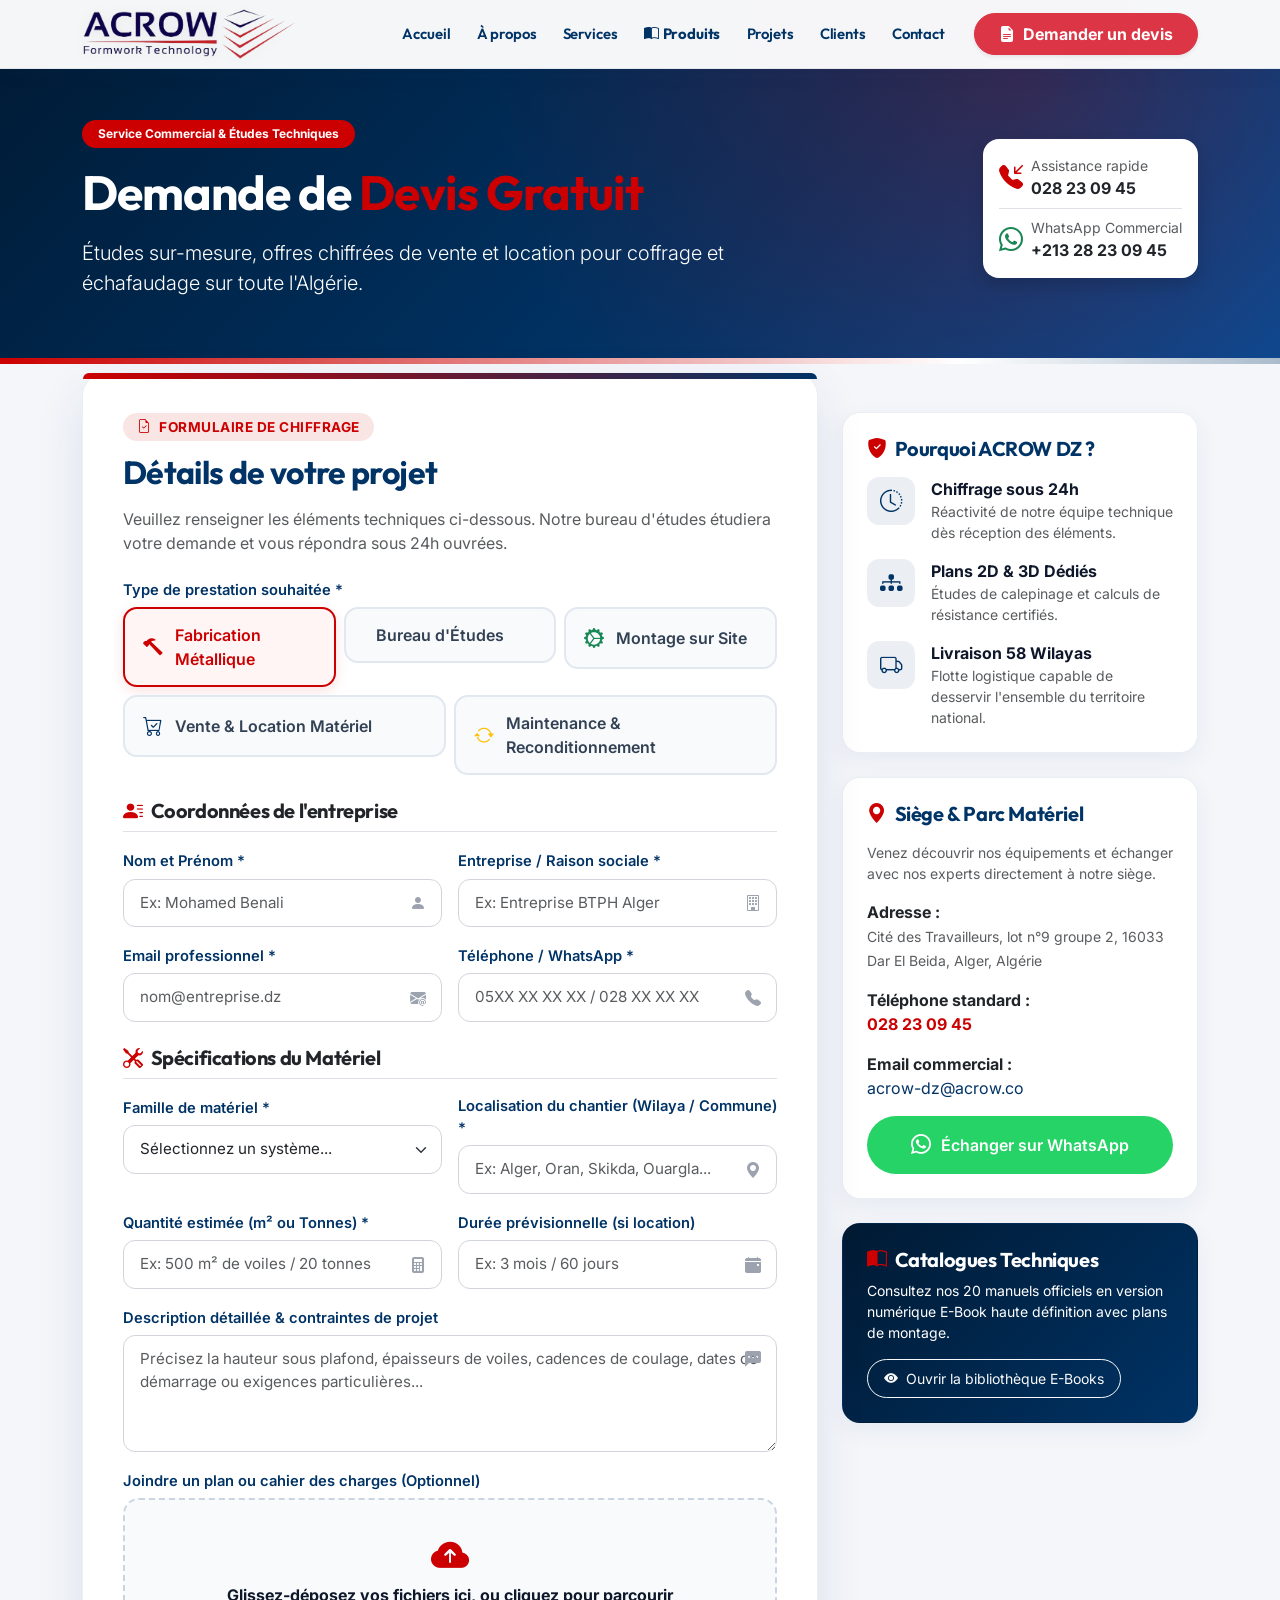
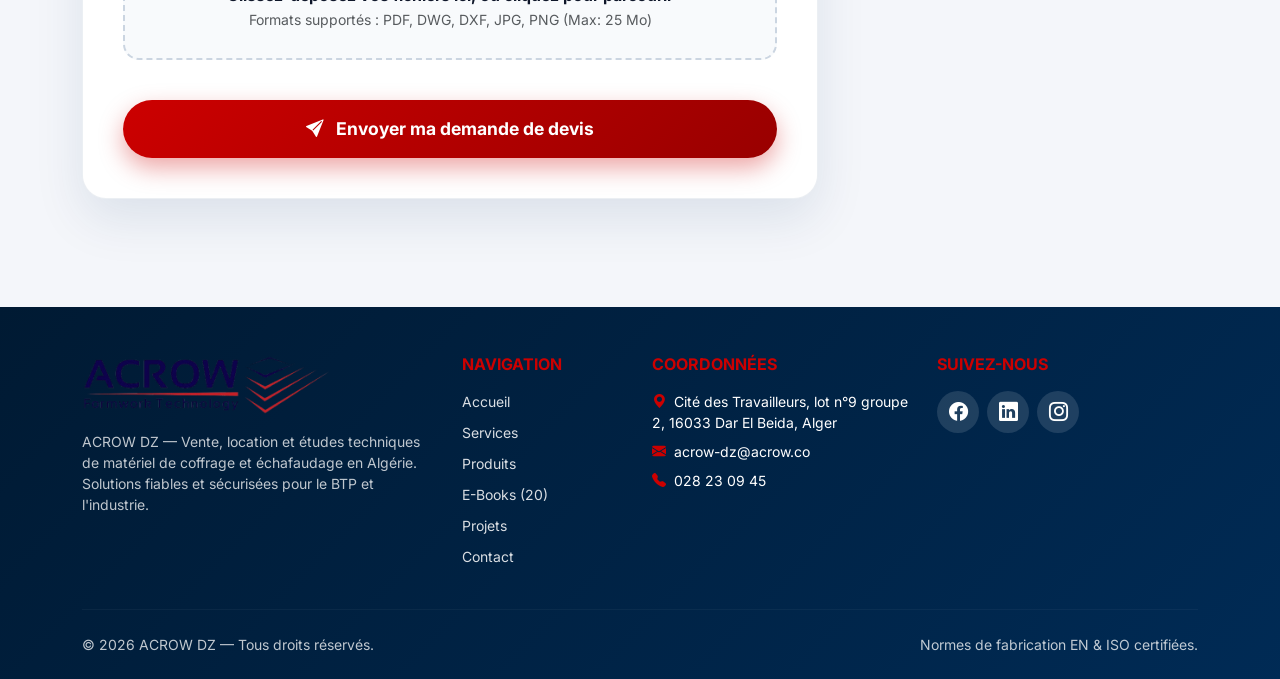
<file: devis.html>
<!DOCTYPE html>
<html lang="fr">
<head>
  <meta charset="UTF-8">
  <meta name="viewport" content="width=device-width, initial-scale=1.0">
  <title>Demande de Devis — ACROW DZ | Coffrage & Échafaudage</title>
  <meta name="description" content="Demandez un devis personnalisé pour la vente, location ou étude technique de matériel de coffrage et échafaudage en Algérie. Réponse sous 24h.">
  <meta name="theme-color" content="#003366">

  <!-- Favicon -->
  <link rel="icon" type="image/png" href="assets/images/logo.png">

  <!-- Bootstrap 5 & Icons -->
  <link href="https://cdn.jsdelivr.net/npm/bootstrap@5.3.2/dist/css/bootstrap.min.css" rel="stylesheet">
  <!-- Local Offline Bootstrap Icons with CDN Fallback -->
  <link href="assets/vendor/bootstrap-icons/bootstrap-icons.css" rel="stylesheet">
  <link href="https://cdn.jsdelivr.net/npm/bootstrap-icons@1.11.3/font/bootstrap-icons.css" rel="stylesheet">
  <link rel="stylesheet" href="https://cdnjs.cloudflare.com/ajax/libs/font-awesome/6.4.2/css/all.min.css">
  <link rel="preconnect" href="https://fonts.googleapis.com">
  <link rel="preconnect" href="https://fonts.gstatic.com" crossorigin>
  <link href="https://fonts.googleapis.com/css2?family=Inter:wght@300;400;500;600;700;800&family=Outfit:wght@400;500;600;700;800;900&display=swap" rel="stylesheet">

  <style>
    :root {
      /* Palette Officielle ACROW DZ */
      --primary-blue: #003366;
      --primary-dark: #001a33;
      --accent-red: #cc0000;
      --accent-red-hover: #a80000;
      --accent-red-bright: #e60000;
      --accent-red-subtle: rgba(204, 0, 0, 0.08);

      /* Harmonisation Bootstrap 5 */
      --bs-primary: #003366;
      --bs-primary-rgb: 0, 51, 102;
      --bs-danger: #cc0000;
      --bs-danger-rgb: 204, 0, 0;
      --bs-link-color: #003366;
      --bs-link-hover-color: #cc0000;

      /* Neutres et Surfaces */
      --light-bg: #f8fafc;
      --text-dark: #0f172a;
      --text-muted: #64748b;
      --white: #ffffff;
      --border-color: #e2e8f0;
    }

    /* Utilitaires de Couleurs Harmonisées ACROW DZ */
    .text-primary { color: var(--primary-blue) !important; }
    .bg-primary { background-color: var(--primary-blue) !important; }
    .text-danger { color: var(--accent-red) !important; }
    .bg-danger { background-color: var(--accent-red) !important; }

    * { box-sizing: border-box; transition: all 0.2s ease-in-out; }
    html { scroll-behavior: smooth; }
    body {
      font-family: 'Inter', system-ui, -apple-system, sans-serif;
      -webkit-font-smoothing: antialiased;
      -moz-osx-font-smoothing: grayscale;
      color: var(--text-dark);
      background: #f4f6fa;
      min-height: 100vh;
      display: flex;
      flex-direction: column;
    }
    h1, h2, h3, h4, h5, .brand-font {
      font-family: 'Outfit', sans-serif;
      letter-spacing: -0.02em;
    }

    /* NAVBAR */
    .modern-navbar {
      background: rgba(255, 255, 255, 0.96) !important;
      backdrop-filter: blur(20px);
      -webkit-backdrop-filter: blur(20px);
      box-shadow: 0 4px 20px rgba(0, 51, 102, 0.06);
      padding: 0.5rem 0;
      border-bottom: 1px solid rgba(0, 51, 102, 0.08);
      z-index: 1030;
      transition: all 0.25s ease;
    }
    .logo-navbar {
      height: 52px;
      max-height: 56px;
      object-fit: contain;
      filter: drop-shadow(0 2px 6px rgba(0, 51, 102, 0.08));
      transition: transform 0.25s ease;
    }
    .navbar-brand:hover .logo-navbar {
      transform: scale(1.02);
    }
    .nav-link {
      font-family: 'Outfit', sans-serif;
      font-weight: 600;
      font-size: 0.93rem;
      letter-spacing: -0.01em;
      color: var(--primary-blue) !important;
      position: relative;
      padding: 0.45rem 0.82rem !important;
      border-radius: 10px;
      transition: all 0.22s ease;
    }
    .nav-link::after {
      content: "";
      position: absolute;
      bottom: 2px;
      left: 50%;
      transform: translateX(-50%);
      width: 0;
      height: 2.5px;
      background: var(--accent-red);
      transition: width 0.25s ease;
      border-radius: 4px;
    }
    .nav-link:hover {
      color: var(--accent-red) !important;
      background: rgba(0, 51, 102, 0.04);
    }
    .nav-link:hover::after {
      width: 24px;
    }
    .nav-pill-badge {
      background: linear-gradient(135deg, var(--accent-red), #990000);
      color: #ffffff;
      font-size: 0.64rem;
      font-weight: 800;
      padding: 2px 7px;
      border-radius: 50px;
      margin-left: 6px;
      box-shadow: 0 2px 6px rgba(204, 0, 0, 0.3);
      display: inline-block;
      vertical-align: middle;
    }

    /* PAGE HEADER BANNER */
    .page-hero {
      background: linear-gradient(135deg, #001a33 0%, #003366 60%, #004d99 100%);
      color: #fff;
      padding: 120px 0 60px;
      position: relative;
      overflow: hidden;
    }
    .page-hero::before {
      content: "";
      position: absolute;
      inset: 0;
      background: radial-gradient(circle at 80% 20%, rgba(204, 0, 0, 0.25), transparent 50%);
    }
    .page-hero .container { position: relative; z-index: 2; }

    .pulse-line {
      height: 6px;
      width: 100%;
      background: linear-gradient(90deg, #cc0000, #ffffff, #003366, #ffffff, #cc0000);
      background-size: 300% 100%;
      animation: pulseMove 3s infinite linear;
    }
    @keyframes pulseMove {
      0% { background-position: 0% 50%; }
      100% { background-position: 100% 50%; }
    }

    /* FORM CONTAINER */
    .devis-card {
      background: #fff;
      border-radius: 24px;
      padding: 40px;
      box-shadow: 0 20px 50px rgba(0, 51, 102, 0.1);
      border: 1px solid rgba(0, 51, 102, 0.08);
      position: relative;
      margin-top: -40px;
      margin-bottom: 60px;
    }
    .devis-card::before {
      content: "";
      position: absolute;
      top: 0;
      left: 0;
      right: 0;
      height: 6px;
      background: linear-gradient(90deg, var(--accent-red), var(--primary-blue));
      border-top-left-radius: 24px;
      border-top-right-radius: 24px;
    }

    .section-subtitle-tag {
      display: inline-block;
      background: rgba(204, 0, 0, 0.1);
      color: var(--accent-red);
      font-weight: 700;
      font-size: 0.85rem;
      padding: 4px 14px;
      border-radius: 30px;
      text-transform: uppercase;
      letter-spacing: 0.5px;
      margin-bottom: 12px;
    }

    .form-label {
      font-weight: 600;
      color: var(--primary-blue);
      font-size: 0.92rem;
      margin-bottom: 6px;
    }
    .form-control, .form-select {
      border-radius: 12px;
      padding: 12px 16px;
      border: 1.5px solid #d1d5db;
      font-size: 0.95rem;
      transition: all 0.25s;
    }
    .form-control:focus, .form-select:focus {
      border-color: var(--accent-red);
      box-shadow: 0 0 0 4px rgba(204, 0, 0, 0.12);
      outline: none;
    }

    .input-icon-group {
      position: relative;
    }
    .input-icon-group i {
      position: absolute;
      right: 16px;
      top: 50%;
      transform: translateY(-50%);
      color: #9ca3af;
      pointer-events: none;
    }
    .input-icon-group textarea + i {
      top: 24px;
    }

    /* RADIO OPTION CARDS */
    .option-card-label {
      display: flex;
      align-items: center;
      gap: 12px;
      padding: 14px 18px;
      background: #f8fafc;
      border: 2px solid #e2e8f0;
      border-radius: 14px;
      cursor: pointer;
      font-weight: 600;
      color: #334155;
      transition: all 0.2s;
      width: 100%;
    }
    .option-card-input:checked + .option-card-label {
      border-color: var(--accent-red);
      background: #fff5f5;
      color: var(--accent-red);
      box-shadow: 0 4px 14px rgba(204, 0, 0, 0.12);
    }
    .option-card-input { display: none; }

    /* UPLOAD DROPZONE */
    .dropzone-box {
      border: 2px dashed #cbd5e1;
      border-radius: 16px;
      padding: 28px;
      text-align: center;
      background: #f8fafc;
      cursor: pointer;
      transition: all 0.25s;
    }
    .dropzone-box:hover, .dropzone-box.dragover {
      border-color: var(--accent-red);
      background: #fff5f5;
    }
    .dropzone-icon {
      font-size: 2.4rem;
      color: var(--accent-red);
      margin-bottom: 8px;
    }

    /* BUTTONS */
    .btn-submit-devis {
      background: linear-gradient(135deg, #cc0000 0%, #990000 100%);
      color: #fff;
      font-weight: 700;
      font-size: 1.1rem;
      border-radius: 50px;
      padding: 16px 36px;
      border: none;
      box-shadow: 0 10px 25px rgba(204, 0, 0, 0.35);
      transition: all 0.3s;
    }
    .btn-submit-devis:hover {
      background: linear-gradient(135deg, #990000 0%, #770000 100%);
      transform: translateY(-3px);
      box-shadow: 0 14px 30px rgba(204, 0, 0, 0.45);
      color: #fff;
    }

    .btn-whatsapp-direct {
      background: #25d366;
      color: #fff;
      font-weight: 600;
      border-radius: 50px;
      padding: 14px 28px;
      border: none;
      text-decoration: none;
      display: inline-flex;
      align-items: center;
      gap: 10px;
    }
    .btn-whatsapp-direct:hover {
      background: #1eb956;
      color: #fff;
      transform: translateY(-2px);
    }

    /* INFO SIDEBAR CARDS */
    .info-card {
      background: #fff;
      border-radius: 18px;
      padding: 24px;
      border: 1px solid rgba(0, 51, 102, 0.08);
      box-shadow: 0 8px 24px rgba(0, 51, 102, 0.06);
      margin-bottom: 24px;
    }
    .info-icon-badge {
      width: 48px;
      height: 48px;
      border-radius: 12px;
      background: rgba(0, 51, 102, 0.08);
      color: var(--primary-blue);
      display: grid;
      place-items: center;
      font-size: 1.4rem;
      flex-shrink: 0;
    }

    /* FOOTER */
    .footer-modern {
      background: linear-gradient(135deg, #001a33, #003366, #0055aa);
      background-size: 300% 300%;
      animation: gradientMove 8s ease infinite;
      color: #fff;
      margin-top: auto;
    }
    @keyframes gradientMove {
      0% {background-position: 0% 50%;}
      50% {background-position: 100% 50%;}
      100% {background-position: 0% 50%;}
    }
    .footer-link {
      position: relative;
      color: rgba(255, 255, 255, 0.85);
      text-decoration: none;
      display: inline-block;
      padding-bottom: 2px;
    }
    .footer-link:hover { color: #fff; transform: translateX(4px); }
    .social-icon {
      display: flex;
      align-items: center;
      justify-content: center;
      width: 42px;
      height: 42px;
      border-radius: 50%;
      background: rgba(255,255,255,0.12);
      color: white;
      font-size: 1.2rem;
      transition: 0.3s;
      text-decoration: none;
    }
    .social-icon:hover {
      background: var(--accent-red);
      color: #fff;
      transform: scale(1.15) rotate(6deg);
    }
  </style>
</head>
<body>

  <!-- NAVBAR -->
  <nav class="navbar navbar-expand-lg fixed-top modern-navbar">
    <div class="container">
      <a class="navbar-brand p-0" href="index.html#hero">
        <img src="assets/images/logo.png" alt="ACROW DZ" class="logo-navbar">
      </a>

      <button class="navbar-toggler" type="button" data-bs-toggle="collapse" data-bs-target="#navbarNav">
        <span class="navbar-toggler-icon"></span>
      </button>

      <div class="collapse navbar-collapse justify-content-end" id="navbarNav">
        <ul class="navbar-nav align-items-lg-center">
          <li class="nav-item"><a class="nav-link" href="index.html#hero">Accueil</a></li>
          <li class="nav-item"><a class="nav-link" href="index.html#about">À propos</a></li>
          <li class="nav-item"><a class="nav-link" href="index.html#services">Services</a></li>
          <li class="nav-item"><a class="nav-link text-danger fw-bold" href="index.html#produits"><i class="bi bi-book-half me-1"></i>Produits</a></li>
          <li class="nav-item"><a class="nav-link" href="index.html#projets">Projets</a></li>
          <li class="nav-item"><a class="nav-link" href="index.html#clients">Clients</a></li>
          <li class="nav-item"><a class="nav-link" href="index.html#contact">Contact</a></li>
        </ul>
        <a href="devis.html" class="btn btn-danger ms-lg-3 rounded-pill px-4 py-2 shadow-sm fw-bold">
          <i class="bi bi-file-earmark-text-fill me-1"></i> <span>Demander un devis</span>
        </a>
      </div>
    </div>
  </nav>

  <!-- PAGE HERO HEADER -->
  <header class="page-hero">
    <div class="container text-center text-lg-start">
      <div class="row align-items-center">
        <div class="col-lg-8">
          <span class="badge bg-danger rounded-pill px-3 py-2 mb-3">Service Commercial & Études Techniques</span>
          <h1 class="fw-bold display-5 mb-3">Demande de <span class="text-danger">Devis Gratuit</span></h1>
          <p class="lead opacity-90 mb-0">
            Études sur-mesure, offres chiffrées de vente et location pour coffrage et échafaudage sur toute l'Algérie.
          </p>
        </div>
        <div class="col-lg-4 text-lg-end mt-4 mt-lg-0">
          <div class="d-inline-flex flex-column gap-2 text-start bg-white text-dark p-3 rounded-4 shadow">
            <div class="d-flex align-items-center gap-2">
              <i class="bi bi-telephone-inbound-fill text-danger fs-4"></i>
              <div>
                <small class="text-muted d-block">Assistance rapide</small>
                <strong>028 23 09 45</strong>
              </div>
            </div>
            <div class="d-flex align-items-center gap-2 border-top pt-2">
              <i class="bi bi-whatsapp text-success fs-4"></i>
              <div>
                <small class="text-muted d-block">WhatsApp Commercial</small>
                <strong>+213 28 23 09 45</strong>
              </div>
            </div>
          </div>
        </div>
      </div>
    </div>
  </header>
  <div class="pulse-line"></div>

  <!-- MAIN DEVIS CONTENT -->
  <main class="container my-5">
    <div class="row g-4">
      
      <!-- FORM COLUMN -->
      <div class="col-lg-8">
        <div class="devis-card">
          <span class="section-subtitle-tag"><i class="bi bi-file-earmark-check me-1"></i> Formulaire de chiffrage</span>
          <h2 class="fw-bold mb-3" style="color: var(--primary-blue);">Détails de votre projet</h2>
          <p class="text-muted mb-4">
            Veuillez renseigner les éléments techniques ci-dessous. Notre bureau d'études étudiera votre demande et vous répondra sous 24h ouvrées.
          </p>

          <!-- Feedback notification container -->
          <div id="devisAlertBox" class="alert alert-success d-none rounded-4 shadow-sm" role="alert">
            <div class="d-flex align-items-center">
              <i class="bi bi-check-circle-fill fs-3 me-3 text-success"></i>
              <div>
                <h5 class="alert-heading fw-bold mb-1">Votre demande a été enregistrée avec succès !</h5>
                <p class="mb-0">Nos ingénieurs technico-commerciaux vous contacteront avec une proposition chiffrée détaillée.</p>
              </div>
            </div>
          </div>

          <form id="devisMainForm" action="#" method="POST" enctype="multipart/form-data">
            
            <!-- Type de Prestation (5 Pôles Officiels ACROW DZ) -->
            <div class="mb-4">
              <label class="form-label d-block">Type de prestation souhaitée *</label>
              <div class="row g-2">
                <div class="col-6 col-lg-4">
                  <input type="radio" name="prestation" id="prest_mfg" value="Metal Formwork & Scaffolding Manufacturing" class="option-card-input" checked>
                  <label for="prest_mfg" class="option-card-label">
                    <i class="bi bi-hammer text-danger fs-5"></i>
                    <span>Fabrication Métallique</span>
                  </label>
                </div>
                <div class="col-6 col-lg-4">
                  <input type="radio" name="prestation" id="prest_etude" value="Engineering & Project Analysis" class="option-card-input">
                  <label for="prest_etude" class="option-card-label">
                    <i class="bi bi-pencil-ruler text-info fs-5"></i>
                    <span>Bureau d'Études</span>
                  </label>
                </div>
                <div class="col-6 col-lg-4">
                  <input type="radio" name="prestation" id="prest_install" value="Innovative System Solutions & Installation" class="option-card-input">
                  <label for="prest_install" class="option-card-label">
                    <i class="bi bi-gear-wide-connected text-success fs-5"></i>
                    <span>Montage sur Site</span>
                  </label>
                </div>
                <div class="col-6 col-lg-6">
                  <input type="radio" name="prestation" id="prest_sales_rental" value="Sales & Rental Services" class="option-card-input">
                  <label for="prest_sales_rental" class="option-card-label">
                    <i class="bi bi-cart-check text-primary fs-5"></i>
                    <span>Vente &amp; Location Matériel</span>
                  </label>
                </div>
                <div class="col-12 col-lg-6">
                  <input type="radio" name="prestation" id="prest_maint" value="Maintenance & Reconditioning" class="option-card-input">
                  <label for="prest_maint" class="option-card-label">
                    <i class="bi bi-arrow-repeat text-warning fs-5"></i>
                    <span>Maintenance &amp; Reconditionnement</span>
                  </label>
                </div>
              </div>
            </div>

            <!-- Coordonnées Demandeur -->
            <h5 class="fw-bold text-dark border-bottom pb-2 mb-3 mt-4">
              <i class="bi bi-person-lines-fill text-danger me-2"></i>Coordonnées de l'entreprise
            </h5>

            <div class="row g-3 mb-3">
              <div class="col-md-6">
                <label class="form-label">Nom et Prénom *</label>
                <div class="input-icon-group">
                  <input type="text" name="name" class="form-control" placeholder="Ex: Mohamed Benali" required>
                  <i class="bi bi-person-fill"></i>
                </div>
              </div>
              <div class="col-md-6">
                <label class="form-label">Entreprise / Raison sociale *</label>
                <div class="input-icon-group">
                  <input type="text" name="company" class="form-control" placeholder="Ex: Entreprise BTPH Alger" required>
                  <i class="bi bi-building"></i>
                </div>
              </div>
            </div>

            <div class="row g-3 mb-4">
              <div class="col-md-6">
                <label class="form-label">Email professionnel *</label>
                <div class="input-icon-group">
                  <input type="email" name="email" class="form-control" placeholder="nom@entreprise.dz" required>
                  <i class="bi bi-envelope-at-fill"></i>
                </div>
              </div>
              <div class="col-md-6">
                <label class="form-label">Téléphone / WhatsApp *</label>
                <div class="input-icon-group">
                  <input type="tel" name="phone" class="form-control" placeholder="05XX XX XX XX / 028 XX XX XX" required>
                  <i class="bi bi-telephone-fill"></i>
                </div>
              </div>
            </div>

            <!-- Spécifications Techniques -->
            <h5 class="fw-bold text-dark border-bottom pb-2 mb-3 mt-4">
              <i class="bi bi-tools text-danger me-2"></i>Spécifications du Matériel
            </h5>

            <div class="row g-3 mb-3">
              <div class="col-md-6">
                <label class="form-label">Famille de matériel *</label>
                <div class="input-icon-group">
                  <select name="materiel" class="form-select" required>
                    <option value="">Sélectionnez un système...</option>
                    <option value="Échafaudage tubulaire & d'accès">Échafaudage tubulaire & d'accès</option>
                    <option value="Coffrage métallique modulable (Murs/Voiles)">Coffrage métallique modulable (Murs/Voiles)</option>
                    <option value="Coffrage de poteaux (Circulaires / Rectangulaires)">Coffrage de poteaux (Circulaires / Rectangulaires)</option>
                    <option value="Coffrage de dalles & tables (Alu-Deck / Flex)">Coffrage de dalles & tables (Alu-Deck / Flex)</option>
                    <option value="Étaiement lourd & Tours d'étaiement">Étaiement lourd & Tours d'étaiement</option>
                    <option value="Systèmes grimpants & Voiles de grande hauteur">Systèmes grimpants & Voiles de grande hauteur</option>
                    <option value="Accessoires, poutres H20 & étais télescopiques">Accessoires, poutres H20 & étais télescopiques</option>
                    <option value="Autre système spécifique">Autre système spécifique</option>
                  </select>
                </div>
              </div>

              <div class="col-md-6">
                <label class="form-label">Localisation du chantier (Wilaya / Commune) *</label>
                <div class="input-icon-group">
                  <input type="text" name="destination" class="form-control" placeholder="Ex: Alger, Oran, Skikda, Ouargla..." required>
                  <i class="bi bi-geo-alt-fill"></i>
                </div>
              </div>
            </div>

            <div class="row g-3 mb-3">
              <div class="col-md-6">
                <label class="form-label">Quantité estimée (m² ou Tonnes) *</label>
                <div class="input-icon-group">
                  <input type="text" name="quantite" class="form-control" placeholder="Ex: 500 m² de voiles / 20 tonnes" required>
                  <i class="bi bi-calculator-fill"></i>
                </div>
              </div>

              <div class="col-md-6">
                <label class="form-label">Durée prévisionnelle (si location)</label>
                <div class="input-icon-group">
                  <input type="text" name="duree" class="form-control" placeholder="Ex: 3 mois / 60 jours">
                  <i class="bi bi-calendar-event-fill"></i>
                </div>
              </div>
            </div>

            <div class="mb-3">
              <label class="form-label">Description détaillée & contraintes de projet</label>
              <div class="input-icon-group">
                <textarea name="message" class="form-control" rows="4" placeholder="Précisez la hauteur sous plafond, épaisseurs de voiles, cadences de coulage, dates de démarrage ou exigences particulières..."></textarea>
                <i class="bi bi-chat-left-dots-fill"></i>
              </div>
            </div>

            <!-- Fichier joint -->
            <div class="mb-4">
              <label class="form-label">Joindre un plan ou cahier des charges (Optionnel)</label>
              <div class="dropzone-box" id="fileDropzone" onclick="document.getElementById('fileInput').click()">
                <i class="bi bi-cloud-arrow-up-fill dropzone-icon"></i>
                <h6 class="fw-bold mb-1">Glissez-déposez vos fichiers ici, ou cliquez pour parcourir</h6>
                <small class="text-muted d-block">Formats supportés : PDF, DWG, DXF, JPG, PNG (Max: 25 Mo)</small>
                <div id="fileSelectedName" class="badge bg-primary mt-2 d-none p-2"></div>
                <input type="file" id="fileInput" name="file" class="d-none" accept=".pdf,.dwg,.dxf,.jpg,.jpeg,.png">
              </div>
            </div>

            <div class="d-grid gap-3 pt-3">
              <button type="submit" class="btn btn-submit-devis">
                <i class="bi bi-send-fill me-2"></i> Envoyer ma demande de devis
              </button>
            </div>
          </form>

        </div>
      </div>

      <!-- SIDEBAR INFO COLUMN -->
      <div class="col-lg-4">
        
        <!-- Engagements Card -->
        <div class="info-card">
          <h5 class="fw-bold text-primary mb-3">
            <i class="bi bi-shield-fill-check text-danger me-2"></i>Pourquoi ACROW DZ ?
          </h5>
          <ul class="list-unstyled mb-0 d-flex flex-column gap-3">
            <li class="d-flex align-items-start gap-3">
              <div class="info-icon-badge"><i class="bi bi-clock-history"></i></div>
              <div>
                <strong>Chiffrage sous 24h</strong>
                <p class="small text-muted mb-0">Réactivité de notre équipe technique dès réception des éléments.</p>
              </div>
            </li>
            <li class="d-flex align-items-start gap-3">
              <div class="info-icon-badge"><i class="bi bi-diagram-3-fill"></i></div>
              <div>
                <strong>Plans 2D & 3D Dédiés</strong>
                <p class="small text-muted mb-0">Études de calepinage et calculs de résistance certifiés.</p>
              </div>
            </li>
            <li class="d-flex align-items-start gap-3">
              <div class="info-icon-badge"><i class="bi bi-truck"></i></div>
              <div>
                <strong>Livraison 58 Wilayas</strong>
                <p class="small text-muted mb-0">Flotte logistique capable de desservir l'ensemble du territoire national.</p>
              </div>
            </li>
          </ul>
        </div>

        <!-- Coordonnées Card -->
        <div class="info-card">
          <h5 class="fw-bold text-primary mb-3">
            <i class="bi bi-geo-alt-fill text-danger me-2"></i>Siège & Parc Matériel
          </h5>
          <p class="text-muted small mb-3">
            Venez découvrir nos équipements et échanger avec nos experts directement à notre siège.
          </p>
          <div class="mb-3">
            <strong class="d-block text-dark">Adresse :</strong>
            <span class="text-muted small">Cité des Travailleurs, lot n°9 groupe 2, 16033 Dar El Beida, Alger, Algérie</span>
          </div>
          <div class="mb-3">
            <strong class="d-block text-dark">Téléphone standard :</strong>
            <a href="tel:+21328230945" class="text-danger fw-bold text-decoration-none">028 23 09 45</a>
          </div>
          <div class="mb-3">
            <strong class="d-block text-dark">Email commercial :</strong>
            <a href="mailto:acrow-dz@acrow.co" class="text-primary text-decoration-none">acrow-dz@acrow.co</a>
          </div>

          <div class="d-grid mt-3">
            <a href="https://wa.me/21328230945?text=Bonjour%20ACROW%20DZ,%20je%20souhaite%20obtenir%20un%20devis" target="_blank" class="btn-whatsapp-direct justify-content-center">
              <i class="bi bi-whatsapp fs-5"></i> Échanger sur WhatsApp
            </a>
          </div>
        </div>

        <!-- Catalogues Promotion -->
        <div class="info-card bg-primary text-white" style="background: linear-gradient(135deg, #001a33, #003366) !important;">
          <h5 class="fw-bold mb-2"><i class="bi bi-book-half text-danger me-2"></i>Catalogues Techniques</h5>
          <p class="small opacity-85 mb-3">
            Consultez nos 20 manuels officiels en version numérique E-Book haute définition avec plans de montage.
          </p>
          <a href="index.html#ebooks" class="btn btn-outline-light btn-sm rounded-pill px-3 py-2">
            <i class="bi bi-eye-fill me-1"></i> Ouvrir la bibliothèque E-Books
          </a>
        </div>

      </div>

    </div>
  </main>

  <!-- FOOTER -->
  <footer class="footer-modern pt-5 pb-4">
    <div class="container">
      <div class="row g-4">
        <div class="col-md-4">
          <img src="assets/images/logo.png" alt="ACROW DZ" style="height:60px;" class="mb-3">
          <p class="small opacity-75">
            ACROW DZ — Vente, location et études techniques de matériel de coffrage et échafaudage en Algérie. Solutions fiables et sécurisées pour le BTP et l'industrie.
          </p>
        </div>

        <div class="col-md-2">
          <h6 class="text-uppercase fw-bold mb-3 text-danger">Navigation</h6>
          <ul class="list-unstyled d-flex flex-column gap-2 small">
            <li><a href="index.html#hero" class="footer-link">Accueil</a></li>
            <li><a href="index.html#services" class="footer-link">Services</a></li>
            <li><a href="index.html#produits" class="footer-link">Produits</a></li>
            <li><a href="index.html#ebooks" class="footer-link">E-Books (20)</a></li>
            <li><a href="index.html#projets" class="footer-link">Projets</a></li>
            <li><a href="index.html#contact" class="footer-link">Contact</a></li>
          </ul>
        </div>

        <div class="col-md-3">
          <h6 class="text-uppercase fw-bold mb-3 text-danger">Coordonnées</h6>
          <p class="small mb-2"><i class="bi bi-geo-alt-fill me-2 text-danger"></i>Cité des Travailleurs, lot n°9 groupe 2, 16033 Dar El Beida, Alger</p>
          <p class="small mb-2"><i class="bi bi-envelope-fill me-2 text-danger"></i>acrow-dz@acrow.co</p>
          <p class="small mb-2"><i class="bi bi-telephone-fill me-2 text-danger"></i>028 23 09 45</p>
        </div>

        <div class="col-md-3">
          <h6 class="text-uppercase fw-bold mb-3 text-danger">Suivez-nous</h6>
          <div class="d-flex gap-2">
            <a href="https://www.facebook.com/acrow.co" target="_blank" class="social-icon"><i class="bi bi-facebook"></i></a>
            <a href="https://www.linkedin.com/company/acrow-formwork/" target="_blank" class="social-icon"><i class="bi bi-linkedin"></i></a>
            <a href="https://www.instagram.com/acrowmisr/?hl=en" target="_blank" class="social-icon"><i class="bi bi-instagram"></i></a>
          </div>
        </div>
      </div>

      <hr class="my-4" style="border-color: rgba(255,255,255,0.15)">
      <div class="d-flex flex-wrap justify-content-between align-items-center small opacity-75">
        <div>&copy; 2026 ACROW DZ — Tous droits réservés.</div>
        <div>Normes de fabrication EN &amp; ISO certifiées.</div>
      </div>
    </div>
  </footer>

  <!-- Bootstrap JS -->
  <script src="https://cdn.jsdelivr.net/npm/bootstrap@5.3.2/dist/js/bootstrap.bundle.min.js"></script>

  <script>
    // File upload preview
    const fileInput = document.getElementById('fileInput');
    const fileSelectedName = document.getElementById('fileSelectedName');
    const dropzone = document.getElementById('fileDropzone');

    if (fileInput) {
      fileInput.addEventListener('change', (e) => {
        if (e.target.files.length > 0) {
          fileSelectedName.textContent = '📎 Fichier sélectionné : ' + e.target.files[0].name;
          fileSelectedName.classList.remove('d-none');
        }
      });
    }

    // Drag and drop events
    if (dropzone) {
      ['dragenter', 'dragover'].forEach(eventName => {
        dropzone.addEventListener(eventName, (e) => {
          e.preventDefault();
          dropzone.classList.add('dragover');
        });
      });
      ['dragleave', 'drop'].forEach(eventName => {
        dropzone.addEventListener(eventName, (e) => {
          e.preventDefault();
          dropzone.classList.remove('dragover');
        });
      });
      dropzone.addEventListener('drop', (e) => {
        if (e.dataTransfer.files.length > 0) {
          fileInput.files = e.dataTransfer.files;
          fileSelectedName.textContent = '📎 Fichier sélectionné : ' + e.dataTransfer.files[0].name;
          fileSelectedName.classList.remove('d-none');
        }
      });
    }

    // Form submission simulation
    const form = document.getElementById('devisMainForm');
    const alertBox = document.getElementById('devisAlertBox');

    if (form) {
      form.addEventListener('submit', (e) => {
        e.preventDefault();
        const btn = form.querySelector('button[type="submit"]');
        const origText = btn.innerHTML;
        btn.disabled = true;
        btn.innerHTML = '<span class="spinner-border spinner-border-sm me-2"></span> Traitement en cours...';

        setTimeout(() => {
          btn.disabled = false;
          btn.innerHTML = origText;
          alertBox.classList.remove('d-none');
          alertBox.scrollIntoView({ behavior: 'smooth', block: 'center' });
          form.reset();
          if (fileSelectedName) fileSelectedName.classList.add('d-none');
        }, 1200);
      });
    }
  </script>
</body>
</html>
</file>
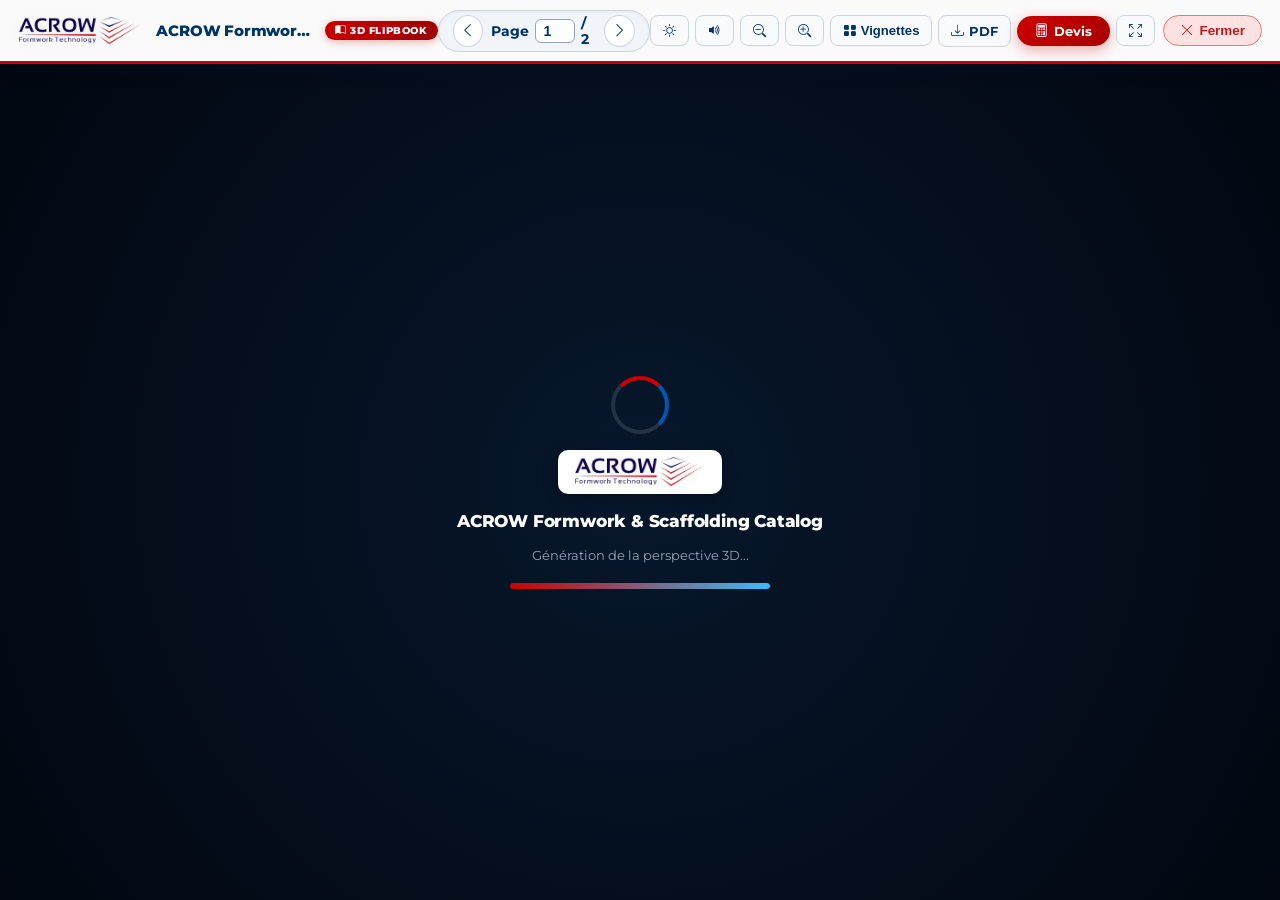
<file: ebook-reader.html>
<!DOCTYPE html>
<html lang="fr">
<head>
  <meta charset="UTF-8">
  <meta name="viewport" content="width=device-width, initial-scale=1.0, maximum-scale=1.0, user-scalable=no">
  <title>ACROW DZ — Catalogue 3D Flipbook Interactif</title>
  
  <link rel="icon" type="image/png" href="assets/images/logo.png">

  <!-- Google Fonts & Bootstrap Icons -->
  <link rel="preconnect" href="https://fonts.googleapis.com">
  <link rel="preconnect" href="https://fonts.gstatic.com" crossorigin>
  <link href="https://fonts.googleapis.com/css2?family=Montserrat:wght@400;500;600;700;800;900&display=swap" rel="stylesheet">
  <link rel="stylesheet" href="assets/vendor/bootstrap-icons.min.css">

  <!-- Local High-Performance Engines (0 Tracking Errors, 0 Worker CORS) -->
  <script src="assets/vendor/pdf.min.js"></script>
  <script src="assets/vendor/page-flip.browser.js"></script>

  <style>
    :root {
      --primary-blue: #003366;
      --primary-dark: #001a33;
      --accent-red: #cc0000;
      --accent-red-hover: #b30000;
      --accent-gold: #d4a017;
      
      /* Theme variables: Dark Mode by default, switchable to Light */
      --theater-bg: radial-gradient(ellipse at 50% 50%, #0c1a2e 0%, #060e1a 60%, #02060d 100%);
      --theater-glow: radial-gradient(ellipse at center, rgba(0, 82, 163, 0.28) 0%, rgba(204, 0, 0, 0.12) 40%, transparent 70%);
      --text-main: #ffffff;
      --text-muted: #94a3b8;
      --page-shadow: drop-shadow(0 25px 50px rgba(0, 0, 0, 0.85)) drop-shadow(0 6px 16px rgba(0, 0, 0, 0.6));
    }

    body.light-theme {
      --theater-bg: linear-gradient(180deg, #f8fafc 0%, #e2e8f0 50%, #cbd5e1 100%);
      --theater-glow: radial-gradient(ellipse at center, rgba(0, 51, 102, 0.08) 0%, rgba(204, 0, 0, 0.04) 50%, transparent 75%);
      --text-main: #0f172a;
      --text-muted: #64748b;
      --page-shadow: drop-shadow(0 20px 40px rgba(0, 26, 51, 0.22)) drop-shadow(0 4px 12px rgba(0, 26, 51, 0.12));
    }

    * {
      box-sizing: border-box;
      margin: 0;
      padding: 0;
      user-select: none;
      -webkit-user-select: none;
    }

    html, body {
      width: 100%;
      height: 100%;
      overflow: hidden;
      font-family: 'Montserrat', 'Segoe UI', system-ui, -apple-system, sans-serif;
      background: var(--theater-bg);
      color: var(--text-main);
      display: flex;
      flex-direction: column;
      position: relative;
      transition: background 0.3s ease;
    }

    /* ==========================================
       TOP NAVBAR : CORPORATE PRESTIGE ACROW
       ========================================== */
    .reader-toolbar {
      height: 64px;
      min-height: 64px;
      background: rgba(255, 255, 255, 0.98);
      backdrop-filter: blur(16px);
      -webkit-backdrop-filter: blur(16px);
      border-bottom: 3px solid var(--accent-red);
      display: flex;
      align-items: center;
      justify-content: space-between;
      padding: 0 18px;
      z-index: 100;
      box-shadow: 0 4px 20px rgba(0, 26, 51, 0.12);
      position: relative;
    }

    .toolbar-left {
      display: flex;
      align-items: center;
      gap: 14px;
      min-width: 0;
    }

    .logo-navbar {
      height: 30px;
      max-height: 32px;
      width: auto;
      object-fit: contain;
      filter: drop-shadow(0 2px 6px rgba(0, 51, 102, 0.08));
      transition: transform 0.2s ease;
      cursor: pointer;
    }
    .logo-navbar:hover {
      transform: scale(1.02);
    }

    .book-meta {
      display: flex;
      align-items: center;
      gap: 8px;
      min-width: 0;
    }

    .book-title-text {
      font-size: 0.96rem;
      font-weight: 800;
      color: var(--primary-blue);
      white-space: nowrap;
      overflow: hidden;
      text-overflow: ellipsis;
      max-width: 300px;
      letter-spacing: -0.2px;
    }

    .badge-3d {
      background: linear-gradient(135deg, var(--accent-red) 0%, #990000 100%);
      color: #fff;
      font-size: 0.65rem;
      font-weight: 800;
      padding: 3px 10px;
      border-radius: 50px;
      text-transform: uppercase;
      letter-spacing: 0.6px;
      box-shadow: 0 2px 8px rgba(204, 0, 0, 0.3);
      flex-shrink: 0;
      display: inline-flex;
      align-items: center;
      gap: 4px;
    }

    /* CENTER CONTROLS */
    .toolbar-center {
      display: flex;
      align-items: center;
      gap: 8px;
      background: #f1f5f9;
      border: 1.5px solid #cbd5e1;
      padding: 4px 14px;
      border-radius: 50px;
      box-shadow: inset 0 1px 3px rgba(0, 0, 0, 0.05);
    }

    .nav-arrow-btn {
      background: #ffffff;
      border: 1px solid #cbd5e1;
      color: var(--primary-blue);
      width: 32px;
      height: 32px;
      border-radius: 50%;
      cursor: pointer;
      display: flex;
      align-items: center;
      justify-content: center;
      font-size: 0.95rem;
      font-weight: 700;
      transition: all 0.2s;
    }
    .nav-arrow-btn:hover:not(:disabled) {
      background: var(--accent-red);
      border-color: var(--accent-red);
      color: #fff;
      transform: scale(1.08);
      box-shadow: 0 2px 10px rgba(204, 0, 0, 0.35);
    }
    .nav-arrow-btn:disabled {
      opacity: 0.35;
      cursor: not-allowed;
    }

    .page-counter-box {
      font-size: 0.86rem;
      font-weight: 700;
      color: var(--primary-blue);
      display: flex;
      align-items: center;
      gap: 6px;
    }
    .page-input-num {
      width: 44px;
      background: #ffffff;
      border: 1.5px solid #94a3b8;
      color: var(--primary-blue);
      text-align: center;
      padding: 3px 0;
      border-radius: 6px;
      font-weight: 800;
      font-size: 0.88rem;
      transition: border-color 0.2s;
    }
    .page-input-num:focus {
      outline: none;
      border-color: var(--accent-red);
      box-shadow: 0 0 8px rgba(204, 0, 0, 0.35);
    }

    /* RIGHT CONTROLS */
    .toolbar-right {
      display: flex;
      align-items: center;
      gap: 6px;
    }

    .tool-icon-btn {
      background: #f8fafc;
      border: 1.5px solid #cbd5e1;
      color: var(--primary-blue);
      padding: 7px 12px;
      border-radius: 8px;
      font-size: 0.82rem;
      font-weight: 700;
      cursor: pointer;
      display: inline-flex;
      align-items: center;
      gap: 5px;
      text-decoration: none;
      transition: all 0.2s;
    }
    .tool-icon-btn:hover {
      background: var(--primary-blue);
      border-color: var(--primary-blue);
      color: #fff;
      transform: translateY(-1px);
      box-shadow: 0 4px 12px rgba(0, 51, 102, 0.18);
    }
    .tool-icon-btn.active {
      background: var(--accent-red);
      border-color: var(--accent-red);
      color: #fff;
      box-shadow: 0 0 10px rgba(204, 0, 0, 0.35);
    }

    .btn-devis-cta {
      background: linear-gradient(135deg, var(--accent-red) 0%, #a80000 100%);
      border: none;
      color: #fff !important;
      padding: 7px 18px;
      border-radius: 50px;
      font-weight: 700;
      font-size: 0.84rem;
      box-shadow: 0 4px 14px rgba(204, 0, 0, 0.32);
      text-decoration: none;
      display: inline-flex;
      align-items: center;
      gap: 6px;
      transition: all 0.2s;
    }
    .btn-devis-cta:hover {
      background: linear-gradient(135deg, #a80000 0%, var(--accent-red) 100%);
      transform: translateY(-2px);
      box-shadow: 0 6px 18px rgba(204, 0, 0, 0.45);
      color: #fff !important;
    }

    .btn-close-app {
      background: #fee2e2;
      border: 1.5px solid #f87171;
      color: #b91c1c;
      padding: 7px 16px;
      border-radius: 50px;
      font-weight: 800;
      font-size: 0.84rem;
      cursor: pointer;
      display: inline-flex;
      align-items: center;
      gap: 6px;
      transition: all 0.2s;
      margin-left: 2px;
    }
    .btn-close-app:hover {
      background: var(--accent-red);
      border-color: var(--accent-red);
      color: #fff;
      transform: translateY(-1px);
      box-shadow: 0 4px 14px rgba(204, 0, 0, 0.4);
    }

    /* ==========================================
       MAIN READING THEATER & 3D BOOK STAGE
       ========================================== */
    .reader-stage {
      flex: 1;
      display: flex;
      align-items: center;
      justify-content: center;
      position: relative;
      overflow: hidden;
      perspective: 2500px;
      padding: 15px 30px;
    }

    .book-ambient-glow {
      position: absolute;
      width: 70vw;
      height: 45vh;
      background: var(--theater-glow);
      pointer-events: none;
      z-index: 0;
      filter: blur(40px);
      transition: background 0.3s ease;
    }

    .book-wrapper {
      position: relative;
      z-index: 5;
      display: flex;
      align-items: center;
      justify-content: center;
      transition: transform 0.25s ease-out;
      transform-origin: center center;
    }

    .book-physical-shadow {
      position: relative;
      filter: var(--page-shadow);
      transition: filter 0.3s ease;
    }

    /* FLIPBOOK CONTAINER (STPAGEFLIP HOST) */
    #flipbook {
      margin: 0 auto;
      border-radius: 6px;
      position: relative;
    }

    /* INDIVIDUAL PAGE STYLING */
    .page {
      background-color: #ffffff;
      overflow: hidden;
      box-shadow: inset 0 0 25px rgba(0, 0, 0, 0.05);
      position: relative;
    }

    .page canvas {
      width: 100%;
      height: 100%;
      display: block;
      object-fit: contain;
      image-rendering: auto;
    }

    /* HARDCOVER STYLING (FRONT & BACK COVERS) */
    .page[data-density="hard"] {
      background-color: #001f3f;
    }

    /* SHINE GRADIENTS FOR REALISTIC 3D SPINE */
    .page-spine-shadow-left {
      position: absolute;
      top: 0; bottom: 0; right: 0;
      width: 32px;
      background: linear-gradient(to right, transparent 0%, rgba(0, 0, 0, 0.02) 40%, rgba(0, 0, 0, 0.16) 100%);
      pointer-events: none;
      z-index: 10;
    }
    .page-spine-shadow-right {
      position: absolute;
      top: 0; bottom: 0; left: 0;
      width: 32px;
      background: linear-gradient(to left, transparent 0%, rgba(0, 0, 0, 0.02) 40%, rgba(0, 0, 0, 0.16) 100%);
      pointer-events: none;
      z-index: 10;
    }

    /* PAGE NUMBER FOOTER */
    .page-footer-num {
      position: absolute;
      bottom: 8px;
      font-size: 0.72rem;
      font-weight: 700;
      color: #64748b;
      letter-spacing: 0.5px;
      z-index: 12;
      pointer-events: none;
    }
    .page-footer-num.left { left: 14px; }
    .page-footer-num.right { right: 14px; }

    /* FLOATING NAVIGATION ARROWS */
    .floating-arrow {
      position: absolute;
      top: 50%;
      transform: translateY(-50%);
      width: 52px;
      height: 52px;
      border-radius: 50%;
      background: rgba(255, 255, 255, 0.92);
      border: 1.5px solid #cbd5e1;
      color: var(--primary-blue);
      display: flex;
      align-items: center;
      justify-content: center;
      font-size: 1.35rem;
      cursor: pointer;
      z-index: 40;
      transition: all 0.2s cubic-bezier(0.16, 1, 0.3, 1);
      box-shadow: 0 6px 18px rgba(0, 26, 51, 0.15);
    }
    .floating-arrow:hover {
      background: var(--accent-red);
      border-color: var(--accent-red);
      color: #fff;
      transform: translateY(-50%) scale(1.12);
      box-shadow: 0 8px 24px rgba(204, 0, 0, 0.35);
    }
    .floating-arrow.prev { left: 20px; }
    .floating-arrow.next { right: 20px; }

    /* TURN HINT */
    .turn-hint-bar {
      position: absolute;
      bottom: 12px;
      left: 50%;
      transform: translateX(-50%);
      background: rgba(15, 23, 42, 0.88);
      backdrop-filter: blur(8px);
      border: 1px solid rgba(255, 255, 255, 0.15);
      color: #e2e8f0;
      padding: 6px 18px;
      border-radius: 50px;
      font-size: 0.76rem;
      font-weight: 600;
      z-index: 20;
      display: flex;
      align-items: center;
      gap: 8px;
      pointer-events: none;
      transition: opacity 0.5s ease;
      box-shadow: 0 4px 15px rgba(0, 0, 0, 0.3);
    }
    body.light-theme .turn-hint-bar {
      background: rgba(255, 255, 255, 0.92);
      color: var(--primary-blue);
      border-color: #cbd5e1;
      box-shadow: 0 4px 15px rgba(0, 26, 51, 0.12);
    }

    /* THUMBNAILS DRAWER */
    .thumbnails-drawer {
      position: absolute;
      top: 64px;
      bottom: 0;
      left: 0;
      width: 270px;
      background: rgba(15, 23, 42, 0.96);
      backdrop-filter: blur(20px);
      border-right: 1px solid rgba(255, 255, 255, 0.12);
      z-index: 90;
      overflow-y: auto;
      padding: 16px 12px;
      display: flex;
      flex-direction: column;
      gap: 12px;
      transform: translateX(-100%);
      transition: transform 0.3s cubic-bezier(0.16, 1, 0.3, 1);
      box-shadow: 10px 0 30px rgba(0, 0, 0, 0.5);
    }
    body.light-theme .thumbnails-drawer {
      background: rgba(255, 255, 255, 0.98);
      border-right: 1.5px solid #cbd5e1;
      box-shadow: 10px 0 30px rgba(0, 26, 51, 0.12);
    }
    .thumbnails-drawer.open {
      transform: translateX(0);
    }

    .thumb-drawer-header {
      display: flex;
      align-items: center;
      justify-content: space-between;
      color: var(--primary-blue);
      font-weight: 800;
      font-size: 0.92rem;
      padding-bottom: 10px;
      border-bottom: 1px solid rgba(255, 255, 255, 0.15);
    }
    body.light-theme .thumb-drawer-header {
      border-bottom-color: #e2e8f0;
    }

    .thumb-card {
      background: #ffffff;
      border: 2px solid transparent;
      border-radius: 8px;
      padding: 6px;
      cursor: pointer;
      transition: all 0.2s;
      box-shadow: 0 4px 12px rgba(0, 0, 0, 0.15);
      text-align: center;
    }
    .thumb-card:hover {
      border-color: var(--primary-blue);
      transform: scale(1.02);
    }
    .thumb-card.active {
      border-color: var(--accent-red);
      box-shadow: 0 0 12px rgba(204, 0, 0, 0.4);
    }
    .thumb-card canvas {
      width: 100%;
      height: auto;
      border-radius: 4px;
      display: block;
      background: #f1f5f9;
    }
    .thumb-label {
      font-size: 0.74rem;
      font-weight: 700;
      color: #475569;
      margin-top: 4px;
    }

    /* PRELOADER SCREEN AVEC PROGRESSION EN TEMPS RÉEL */
    .book-theater-loader {
      position: absolute;
      inset: 0;
      background: radial-gradient(circle at center, #07172c 0%, #020710 100%);
      display: flex;
      flex-direction: column;
      align-items: center;
      justify-content: center;
      gap: 16px;
      z-index: 200;
      transition: opacity 0.35s ease, visibility 0.35s ease;
    }
    .book-theater-loader.hidden {
      opacity: 0;
      visibility: hidden;
      pointer-events: none;
    }
    .theater-spinner {
      width: 58px;
      height: 58px;
      border: 4px solid rgba(255, 255, 255, 0.12);
      border-top-color: var(--accent-red);
      border-right-color: #0056b3;
      border-radius: 50%;
      animation: spin 0.8s linear infinite;
    }
    @keyframes spin {
      to { transform: rotate(360deg); }
    }
    .loader-title {
      font-size: 1.08rem;
      font-weight: 800;
      color: #ffffff;
      letter-spacing: -0.2px;
      text-align: center;
      max-width: 90%;
    }
    .loader-sub {
      font-size: 0.84rem;
      color: #94a3b8;
      text-align: center;
    }

    /* Real-Time Loading Progress Bar */
    .loader-progress-wrap {
      width: 260px;
      height: 6px;
      background: rgba(255, 255, 255, 0.12);
      border-radius: 10px;
      overflow: hidden;
      margin-top: 4px;
    }
    .loader-progress-bar {
      height: 100%;
      width: 0%;
      background: linear-gradient(90deg, var(--accent-red), #38bdf8);
      border-radius: 10px;
      transition: width 0.2s ease;
    }

    /* RESPONSIVE DESIGN & MOBILE OPTIMIZATIONS */
    @media (max-width: 1100px) {
      .book-title-text { max-width: 180px; }
      .badge-3d { display: none; }
    }
    @media (max-width: 768px) {
      .reader-toolbar {
        height: 54px;
        min-height: 54px;
        padding: 0 10px;
      }
      .logo-navbar {
        height: 24px;
        max-height: 26px;
      }
      .book-meta {
        display: none !important;
      }
      .toolbar-center {
        padding: 2px 8px;
        gap: 4px;
      }
      .page-counter-box {
        font-size: 0.80rem;
      }
      .page-input-num {
        width: 32px;
        font-size: 0.82rem;
        padding: 2px 0;
      }
      .nav-arrow-btn {
        width: 28px;
        height: 28px;
        font-size: 0.82rem;
      }
      /* Cacher les boutons secondaires du haut sur mobile pour aérer la barre */
      #themeToggleBtn,
      #soundToggleBtn,
      #zoomOutBtn,
      #zoomInBtn,
      #toggleThumbnailsBtn,
      #fullscreenToggleBtn,
      .btn-devis-cta {
        display: none !important;
      }
      .tool-icon-btn {
        padding: 6px 10px;
      }
      .btn-close-app {
        padding: 6px 12px;
        font-size: 0.82rem;
      }
      .reader-stage {
        padding: 8px 6px 64px; /* Espace pour le dock mobile en bas */
      }
      .floating-arrow {
        display: none !important;
      }
      .turn-hint-bar {
        display: none !important;
      }
    }
    @media (max-width: 480px) {
      .reader-toolbar { padding: 0 6px; }
      .logo-navbar { height: 21px; max-height: 22px; }
      .btn-close-app span { display: none; }
      .btn-close-app { padding: 6px 10px; }
    }

    /* Floating Mobile Navigation Dock */
    .mobile-reader-bar {
      position: fixed;
      bottom: 0;
      left: 0;
      right: 0;
      height: 54px;
      background: rgba(255, 255, 255, 0.98);
      backdrop-filter: blur(16px);
      -webkit-backdrop-filter: blur(16px);
      border-top: 1.5px solid #cbd5e1;
      display: none;
      align-items: center;
      justify-content: space-between;
      padding: 0 12px;
      z-index: 100;
      box-shadow: 0 -4px 16px rgba(0, 26, 51, 0.08);
      padding-bottom: max(6px, env(safe-area-inset-bottom));
    }
    body:not(.light-theme) .mobile-reader-bar {
      background: rgba(15, 23, 42, 0.96);
      border-top-color: rgba(255, 255, 255, 0.12);
      box-shadow: 0 -4px 16px rgba(0, 0, 0, 0.4);
    }
    @media (max-width: 768px) {
      .mobile-reader-bar {
        display: flex;
      }
    }
    .mob-bar-btn {
      background: #f1f5f9;
      border: 1px solid #cbd5e1;
      color: var(--primary-blue);
      border-radius: 50px;
      padding: 7px 15px;
      font-size: 0.80rem;
      font-weight: 700;
      display: inline-flex;
      align-items: center;
      gap: 5px;
      cursor: pointer;
      transition: all 0.2s;
    }
    body:not(.light-theme) .mob-bar-btn {
      background: rgba(255, 255, 255, 0.08);
      border-color: rgba(255, 255, 255, 0.2);
      color: #ffffff;
    }
    .mob-bar-btn:active {
      background: var(--accent-red);
      color: #ffffff;
      border-color: var(--accent-red);
    }
    .mob-bar-icon-group {
      display: flex;
      align-items: center;
      gap: 6px;
    }
    .mob-icon-circle {
      width: 34px;
      height: 34px;
      border-radius: 50%;
      background: #f1f5f9;
      border: 1px solid #cbd5e1;
      color: var(--primary-blue);
      display: flex;
      align-items: center;
      justify-content: center;
      font-size: 0.9rem;
      cursor: pointer;
      transition: all 0.2s;
    }
    body:not(.light-theme) .mob-icon-circle {
      background: rgba(255, 255, 255, 0.08);
      border-color: rgba(255, 255, 255, 0.2);
      color: #ffffff;
    }
    .mob-icon-circle:active {
      background: var(--accent-red);
      color: #ffffff;
      border-color: var(--accent-red);
    }
  </style>
</head>
<body>

  <!-- Top Corporate Toolbar -->
  <header class="reader-toolbar">
    
    <!-- Left: Logo & Title -->
    <div class="toolbar-left">
      <a href="index.html#produits" id="logoLink" title="ACROW DZ — Retour aux Catalogues" style="display:flex; align-items:center; text-decoration:none;">
        <img src="assets/images/logo.png" alt="ACROW DZ — Coffrage & Échafaudage" class="logo-navbar" />
      </a>
      <div class="book-meta">
        <span class="book-title-text" id="bookTitleDisplay">Chargement du catalogue...</span>
        <span class="badge-3d"><i class="bi bi-book-half"></i> 3D Flipbook</span>
      </div>
    </div>

    <!-- Center: Page Controls -->
    <div class="toolbar-center">
      <button class="nav-arrow-btn" id="prevBtn" title="Page précédente (Flèche gauche)">
        <i class="bi bi-chevron-left"></i>
      </button>
      
      <div class="page-counter-box">
        <span>Page</span>
        <input type="number" id="pageNumberInput" class="page-input-num" value="1" min="1">
        <span>/ <span id="pageCountDisplay">0</span></span>
      </div>

      <button class="nav-arrow-btn" id="nextBtn" title="Page suivante (Flèche droite)">
        <i class="bi bi-chevron-right"></i>
      </button>
    </div>

    <!-- Right: Utility Controls & Actions -->
    <div class="toolbar-right">
      <!-- Theme Switcher: Dark / Light Desk -->
      <button class="tool-icon-btn" id="themeToggleBtn" title="Changer l'ambiance (Sombre / Fond Blanc)">
        <i class="bi bi-brightness-high" id="themeIcon"></i>
      </button>

      <!-- Audio Mute/Unmute -->
      <button class="tool-icon-btn" id="soundToggleBtn" title="Son de page tournée">
        <i class="bi bi-volume-up-fill" id="soundIcon"></i>
      </button>

      <!-- Zoom Controls -->
      <button class="tool-icon-btn" id="zoomOutBtn" title="Zoom Arrière (-)">
        <i class="bi bi-zoom-out"></i>
      </button>
      <button class="tool-icon-btn" id="zoomInBtn" title="Zoom Avant (+)">
        <i class="bi bi-zoom-in"></i>
      </button>

      <!-- Thumbnails Drawer -->
      <button class="tool-icon-btn" id="toggleThumbnailsBtn" title="Miniatures">
        <i class="bi bi-grid-fill"></i> <span>Vignettes</span>
      </button>

      <!-- Direct PDF Download -->
      <a href="#" id="downloadPdfBtn" class="tool-icon-btn" download target="_blank" title="Télécharger le manuel PDF">
        <i class="bi bi-download"></i> <span>PDF</span>
      </a>

      <!-- Devis Button -->
      <a href="devis.html" target="_blank" class="btn-devis-cta" title="Demander un devis pour ces équipements">
        <i class="bi bi-calculator"></i> <span>Devis</span>
      </a>

      <!-- Fullscreen Toggle -->
      <button class="tool-icon-btn" id="fullscreenToggleBtn" title="Plein écran (F)">
        <i class="bi bi-arrows-fullscreen"></i>
      </button>

      <!-- Close / Return -->
      <button class="btn-close-app" id="closeAppBtn" title="Fermer le lecteur (Échap)">
        <i class="bi bi-x-lg"></i> <span>Fermer</span>
      </button>
    </div>
  </header>

  <!-- Main 3D Reading Stage -->
  <main class="reader-stage" id="readerStage">
    
    <div class="book-ambient-glow"></div>

    <!-- Floating Navigation Arrows -->
    <button class="floating-arrow prev" id="floatPrev" title="Page précédente">
      <i class="bi bi-chevron-left"></i>
    </button>

    <!-- 3D Book Stage -->
    <div class="book-wrapper" id="bookWrapper">
      <div class="book-physical-shadow">
        <div id="flipbook">
          <!-- Dynamically populated pages -->
        </div>
      </div>
    </div>

    <button class="floating-arrow next" id="floatNext" title="Page suivante">
      <i class="bi bi-chevron-right"></i>
    </button>

    <!-- Interactive Hint Bar -->
    <div class="turn-hint-bar" id="turnHintBar">
      <i class="bi bi-hand-index-thumb text-danger"></i>
      <span>Cliquez ou faites glisser les coins pour feuilleter les pages en 3D</span>
    </div>

    <!-- Thumbnails Drawer -->
    <aside class="thumbnails-drawer" id="thumbnailsDrawer">
      <div class="thumb-drawer-header">
        <span style="color:var(--primary-blue)"><i class="bi bi-grid-fill me-1"></i> Miniatures</span>
        <button class="btn-close-app" id="closeDrawerBtn" style="padding:2px 8px; font-size:0.75rem;">✕</button>
      </div>
      <div id="thumbnailsList" style="display:flex; flex-direction:column; gap:10px;"></div>
    </aside>

    <!-- Preloader Screen with Progress -->
    <div class="book-theater-loader" id="theaterLoader">
      <div class="theater-spinner"></div>
      <div style="background:#ffffff; padding:6px 16px; border-radius:10px; box-shadow:0 4px 15px rgba(0,0,0,0.3); display:inline-flex;">
        <img src="assets/images/logo.png" alt="ACROW DZ — Coffrage & Échafaudage" class="logo-navbar" style="height:32px;">
      </div>
      <div class="loader-title" id="loaderBookTitle">Catalogue Technique ACROW DZ</div>
      <div class="loader-sub" id="loaderStatusText">Chargement du fichier vectoriel haute fidélité...</div>
      <div class="loader-progress-wrap">
        <div class="loader-progress-bar" id="loaderProgressBar"></div>
      </div>
    </div>

    <!-- Floating Mobile Navigation Dock for iPhone / Smartphone -->
    <nav class="mobile-reader-bar" id="mobileReaderBar">
      <button class="mob-bar-btn" id="mobPrevBtn">
        <i class="bi bi-chevron-left"></i> <span>Précédent</span>
      </button>
      <div class="mob-bar-icon-group">
        <button class="mob-icon-circle" id="mobZoomOutBtn" title="Zoom -">
          <i class="bi bi-zoom-out"></i>
        </button>
        <button class="mob-icon-circle" id="mobZoomInBtn" title="Zoom +">
          <i class="bi bi-zoom-in"></i>
        </button>
        <button class="mob-icon-circle" id="mobThumbsBtn" title="Vignettes">
          <i class="bi bi-grid-fill"></i>
        </button>
      </div>
      <button class="mob-bar-btn" id="mobNextBtn">
        <span>Suivant</span> <i class="bi bi-chevron-right"></i>
      </button>
    </nav>

  </main>

  <script>
    // Configure local Worker for PDF.js (Same-origin = 0 CORS/Tracking issues)
    if (window.pdfjsLib) {
      pdfjsLib.GlobalWorkerOptions.workerSrc = 'assets/vendor/pdf.worker.min.js';
    }

    // URL Parameters
    const urlParams = new URLSearchParams(window.location.search);
    const pdfUrl = urlParams.get('pdf') || urlParams.get('file') || 'pdf/acrow-product-range.pdf';
    const pdfTitle = urlParams.get('title') || 'ACROW Formwork & Scaffolding Catalog';
    const isEmbedded = urlParams.get('embed') === '1' || window.self !== window.top;

    document.getElementById('bookTitleDisplay').textContent = pdfTitle;
    document.getElementById('loaderBookTitle').textContent = pdfTitle;
    document.title = `${pdfTitle} — ACROW DZ 3D Flipbook`;
    document.getElementById('downloadPdfBtn').href = pdfUrl;

    let pdfDoc = null;
    let pageFlip = null;
    let totalPages = 0;
    let isSoundEnabled = localStorage.getItem('acrow_flip_sound') !== 'false';
    let currentScale = 1.0;
    let isPanning = false;
    let panStartX = 0, panStartY = 0, translateX = 0, translateY = 0;

    const renderedPages = new Set();
    const activeRenderTasks = new Map();

    // Theme Management: default to dark, allow light desk
    const savedTheme = localStorage.getItem('acrow_reader_theme') || 'dark';
    if (savedTheme === 'light') {
      document.body.classList.add('light-theme');
      updateThemeIcon(true);
    }
    document.getElementById('themeToggleBtn').addEventListener('click', () => {
      document.body.classList.toggle('light-theme');
      const isLight = document.body.classList.contains('light-theme');
      localStorage.setItem('acrow_reader_theme', isLight ? 'light' : 'dark');
      updateThemeIcon(isLight);
    });
    function updateThemeIcon(isLight) {
      const icon = document.getElementById('themeIcon');
      if (icon) {
        icon.className = isLight ? 'bi bi-moon-stars-fill' : 'bi bi-brightness-high';
      }
    }

    // Sound toggle state initialization
    updateSoundButton();
    function updateSoundButton() {
      const soundIcon = document.getElementById('soundIcon');
      if (soundIcon) {
        soundIcon.className = isSoundEnabled ? 'bi bi-volume-up-fill' : 'bi bi-volume-mute-fill';
      }
    }
    document.getElementById('soundToggleBtn').addEventListener('click', () => {
      isSoundEnabled = !isSoundEnabled;
      localStorage.setItem('acrow_flip_sound', isSoundEnabled);
      updateSoundButton();
      if (isSoundEnabled) playPageTurnSound();
    });

    // SINGLETON RESILIENT AUDIO CONTEXT (Zero AudioContext Limit DOMException)
    let audioCtx = null;
    function getAudioContext() {
      try {
        if (!audioCtx) {
          const AudioContextClass = window.AudioContext || window.webkitAudioContext;
          if (AudioContextClass) audioCtx = new AudioContextClass();
        }
        if (audioCtx && audioCtx.state === 'suspended') {
          audioCtx.resume().catch(() => {});
        }
        return audioCtx;
      } catch (e) {
        return null;
      }
    }

    function playPageTurnSound() {
      if (!isSoundEnabled) return;
      try {
        const ctx = getAudioContext();
        if (!ctx) return;

        const duration = 0.14;
        const bufferSize = Math.floor(ctx.sampleRate * duration);
        const buffer = ctx.createBuffer(1, bufferSize, ctx.sampleRate);
        const data = buffer.getChannelData(0);

        // Synthesize paper sliding burst
        for (let i = 0; i < bufferSize; i++) {
          data[i] = (Math.random() * 2 - 1) * Math.exp(-i / (bufferSize * 0.3));
        }

        const source = ctx.createBufferSource();
        source.buffer = buffer;

        const filter = ctx.createBiquadFilter();
        filter.type = 'bandpass';
        filter.frequency.setValueAtTime(1400, ctx.currentTime);
        filter.frequency.exponentialRampToValueAtTime(350, ctx.currentTime + duration);
        filter.Q.value = 1.2;

        const gain = ctx.createGain();
        gain.gain.setValueAtTime(0.06, ctx.currentTime);
        gain.gain.exponentialRampToValueAtTime(0.001, ctx.currentTime + duration);

        source.connect(filter);
        filter.connect(gain);
        gain.connect(ctx.destination);

        source.start();
      } catch (e) {
        // Silently ignore if browser denies audio autoplay
      }
    }

    // Handle App Close
    function handleClose() {
      if (isEmbedded) {
        try {
          if (window.parent && typeof window.parent.closeEbookModal === 'function') {
            window.parent.closeEbookModal();
            return;
          }
        } catch (e) {}
        window.parent.postMessage({ action: 'CLOSE_EBOOK_MODAL' }, '*');
      } else {
        window.location.href = 'index.html#produits';
      }
    }

    document.getElementById('closeAppBtn').addEventListener('click', handleClose);
    const logoLink = document.getElementById('logoLink');
    if (logoLink) {
      logoLink.addEventListener('click', (e) => {
        if (isEmbedded) {
          e.preventDefault();
          handleClose();
        }
      });
    }

    // Fullscreen Toggle
    function toggleFullscreen() {
      if (isEmbedded) {
        try {
          if (window.parent && typeof window.parent.toggleModalFullscreen === 'function') {
            window.parent.toggleModalFullscreen();
          } else {
            window.parent.postMessage({ action: 'TOGGLE_FULLSCREEN' }, '*');
          }
        } catch (e) {
          window.parent.postMessage({ action: 'TOGGLE_FULLSCREEN' }, '*');
        }
      }
      if (!document.fullscreenElement) {
        document.documentElement.requestFullscreen().catch(() => {});
      } else {
        document.exitFullscreen().catch(() => {});
      }
    }
    document.getElementById('fullscreenToggleBtn').addEventListener('click', toggleFullscreen);

    // Dynamic Geometry Calculation
    function calculateBookDimensions() {
      const stage = document.getElementById('readerStage');
      const stageW = stage.clientWidth || window.innerWidth;
      const stageH = stage.clientHeight || (window.innerHeight - 64);
      const isMobile = window.innerWidth <= 768;

      const ratio = 1.414; // A4 standard proportion
      const isLandscape = stageW >= 900 && (stageW - 100) > (stageH - 40);

      let pageH, pageW;
      if (isLandscape) {
        // Two-page spread
        const maxH = Math.min(stageH - 50, 860);
        const maxW = Math.min((stageW - 120) / 2, 600);
        
        pageH = Math.min(maxH, Math.round(maxW * ratio));
        pageW = Math.round(pageH / ratio);
      } else {
        // Single-page mobile / portrait
        // Take into account 54px mobile bottom dock
        const availH = isMobile ? Math.min(stageH - 70, window.innerHeight - 120) : (stageH - 40);
        const availW = isMobile ? Math.min(stageW - 16, 520) : Math.min(stageW - 40, 520);
        
        pageH = Math.min(availH, Math.round(availW * ratio));
        pageW = Math.round(pageH / ratio);
      }

      return {
        width: Math.max(pageW, 220),
        height: Math.max(pageH, 310),
        usePortrait: !isLandscape
      };
    }

    // Real-Time Progress Updater
    function updateProgress(percent, loaded, total) {
      const pBar = document.getElementById('loaderProgressBar');
      const sText = document.getElementById('loaderStatusText');
      if (pBar) pBar.style.width = `${percent}%`;
      if (sText) {
        if (total > 0) {
          const mLoaded = (loaded / 1048576).toFixed(1);
          const mTotal = (total / 1048576).toFixed(1);
          sText.textContent = `Téléchargement : ${percent}% (${mLoaded} Mo / ${mTotal} Mo)...`;
        } else {
          sText.textContent = `Téléchargement : ${percent}%...`;
        }
      }
    }

    // Main 3D Book Initialization
    async function init3DBook() {
      const pBar = document.getElementById('loaderProgressBar');
      const sText = document.getElementById('loaderStatusText');

      try {
        if (!window.pdfjsLib) {
          throw new Error('PDF.js non disponible');
        }

        // Load PDF Document with live progress
        const loadingTask = pdfjsLib.getDocument({
          url: pdfUrl,
          cMapPacked: true
        });

        loadingTask.onProgress = function(data) {
          if (data && data.total > 0) {
            const pct = Math.min(100, Math.round((data.loaded / data.total) * 100));
            updateProgress(pct, data.loaded, data.total);
          }
        };

        pdfDoc = await loadingTask.promise;
        totalPages = pdfDoc.numPages;

        document.getElementById('pageCountDisplay').textContent = totalPages;
        document.getElementById('pageNumberInput').max = totalPages;
        if (sText) sText.textContent = 'Génération de la perspective 3D...';

        const bookDiv = document.getElementById('flipbook');
        bookDiv.innerHTML = '';

        // If double page and odd page count, add a blank end page so StPageFlip page pairing never breaks
        const dims = calculateBookDimensions();
        let targetPagesCount = totalPages;
        if (!dims.usePortrait && (totalPages % 2 !== 0)) {
          targetPagesCount = totalPages + 1;
        }

        for (let i = 1; i <= targetPagesCount; i++) {
          const pageElem = document.createElement('div');
          pageElem.className = 'page';
          pageElem.setAttribute('data-density', (i === 1 || i === targetPagesCount) ? 'hard' : 'soft');

          if (i <= totalPages) {
            const canvas = document.createElement('canvas');
            canvas.id = `page-canvas-${i}`;
            canvas.setAttribute('data-page', i);
            pageElem.appendChild(canvas);

            const shadowOverlay = document.createElement('div');
            shadowOverlay.className = (i % 2 === 0) ? 'page-spine-shadow-left' : 'page-spine-shadow-right';
            pageElem.appendChild(shadowOverlay);

            if (i > 1 && i < totalPages) {
              const footerNum = document.createElement('div');
              footerNum.className = `page-footer-num ${(i % 2 === 0) ? 'left' : 'right'}`;
              footerNum.textContent = i;
              pageElem.appendChild(footerNum);
            }
          } else {
            // Empty back inside page
            pageElem.style.background = '#001a33';
          }

          bookDiv.appendChild(pageElem);
        }

        // Ensure flipbook dimensions are set BEFORE initializing StPageFlip
        bookDiv.style.width = `${dims.width * (dims.usePortrait ? 1 : 2)}px`;
        bookDiv.style.height = `${dims.height}px`;

        if (window.St && window.St.PageFlip) {
          pageFlip = new St.PageFlip(bookDiv, {
            width: dims.width,
            height: dims.height,
            size: 'stretch',
            minWidth: 260,
            maxWidth: 800,
            minHeight: 360,
            maxHeight: 1150,
            maxShadowOpacity: 0.5,
            showCover: true,
            mobileScrollSupport: false,
            flippingTime: 650,
            usePortrait: dims.usePortrait,
            startPage: 0,
            drawShadow: true,
            autoSize: true
          });

          pageFlip.loadFromHTML(bookDiv.querySelectorAll('.page'));

          // Render Page 1 (Cover) + first spread immediately
          await renderPage(1);
          renderNearbyPages(1);

          pageFlip.on('flip', (e) => {
            const currentPageIndex = e.data;
            const pageNum = currentPageIndex + 1;
            document.getElementById('pageNumberInput').value = pageNum;
            playPageTurnSound();
            renderNearbyPages(pageNum);
            updateThumbnailActive(pageNum);

            const hint = document.getElementById('turnHintBar');
            if (hint) hint.style.opacity = '0';
          });
        }

        // Notify parent iframe that the ebook is ready
        if (window.parent) {
          window.parent.postMessage({ action: 'EBOOK_READY' }, '*');
        }

        // Hide preloader smoothly
        setTimeout(() => {
          document.getElementById('theaterLoader').classList.add('hidden');
        }, 200);

      } catch (err) {
        console.error('Initialisation Flipbook:', err);
        if (sText) {
          sText.innerHTML = `Affichage optimisé du catalogue en cours... <a href="${pdfUrl}" target="_blank" style="color:#38bdf8; text-decoration:underline; font-weight:700;">Télécharger le PDF</a>`;
        }
        // In case of any error, open PDF directly
        setTimeout(() => {
          document.getElementById('theaterLoader').classList.add('hidden');
        }, 1500);
      }
    }

    // High Definition Progressive Page Renderer with RenderTask Cancellation
    async function renderPage(pageNum) {
      if (!pdfDoc || pageNum < 1 || pageNum > totalPages) return;
      if (renderedPages.has(pageNum)) return;

      const canvas = document.getElementById(`page-canvas-${pageNum}`);
      if (!canvas) return;

      // Cancel previous active render on this canvas if any
      if (activeRenderTasks.has(pageNum)) {
        try {
          activeRenderTasks.get(pageNum).cancel();
        } catch (e) {}
        activeRenderTasks.delete(pageNum);
      }

      try {
        const page = await pdfDoc.getPage(pageNum);
        const baseViewport = page.getViewport({ scale: 1.0 });

        // Calculate crisp scale without allocating enormous buffers
        const dpr = Math.min(window.devicePixelRatio || 1, 2.0);
        const targetH = 920;
        const scale = Math.min(2.0, (targetH / baseViewport.height) * dpr);
        const viewport = page.getViewport({ scale: scale });

        canvas.width = Math.floor(viewport.width);
        canvas.height = Math.floor(viewport.height);
        canvas.style.width = '100%';
        canvas.style.height = '100%';

        const ctx = canvas.getContext('2d', { alpha: false });
        ctx.imageSmoothingEnabled = true;
        ctx.imageSmoothingQuality = 'high';

        const renderTask = page.render({
          canvasContext: ctx,
          viewport: viewport
        });

        activeRenderTasks.set(pageNum, renderTask);
        await renderTask.promise;
        renderedPages.add(pageNum);
      } catch (e) {
        if (e && e.name !== 'RenderingCancelledException') {
          console.warn(`Render info page ${pageNum}:`, e.message || e);
        }
      } finally {
        activeRenderTasks.delete(pageNum);
      }
    }

    // Lookahead: render current and adjacent pages only
    function renderNearbyPages(centerPage) {
      const pagesToRender = [
        centerPage,
        centerPage + 1,
        centerPage - 1,
        centerPage + 2,
        centerPage - 2
      ];
      pagesToRender.forEach(p => {
        if (p >= 1 && p <= totalPages) {
          renderPage(p);
        }
      });
    }

    // Navigation Controls
    function flipNext() {
      if (pageFlip) pageFlip.flipNext();
    }
    function flipPrev() {
      if (pageFlip) pageFlip.flipPrev();
    }

    document.getElementById('nextBtn').addEventListener('click', flipNext);
    document.getElementById('prevBtn').addEventListener('click', flipPrev);
    document.getElementById('floatNext').addEventListener('click', flipNext);
    document.getElementById('floatPrev').addEventListener('click', flipPrev);

    // Mobile Navigation Dock Listeners
    const mobPrevBtn = document.getElementById('mobPrevBtn');
    const mobNextBtn = document.getElementById('mobNextBtn');
    const mobZoomInBtn = document.getElementById('mobZoomInBtn');
    const mobZoomOutBtn = document.getElementById('mobZoomOutBtn');
    const mobThumbsBtn = document.getElementById('mobThumbsBtn');

    if (mobPrevBtn) mobPrevBtn.addEventListener('click', flipPrev);
    if (mobNextBtn) mobNextBtn.addEventListener('click', flipNext);
    if (mobZoomInBtn) {
      mobZoomInBtn.addEventListener('click', () => {
        currentScale = Math.min(currentScale + 0.25, 2.0);
        applyZoomTransform();
      });
    }
    if (mobZoomOutBtn) {
      mobZoomOutBtn.addEventListener('click', () => {
        currentScale = Math.max(currentScale - 0.25, 0.8);
        applyZoomTransform();
      });
    }
    if (mobThumbsBtn) {
      mobThumbsBtn.addEventListener('click', () => {
        const drawer = document.getElementById('thumbnailsDrawer');
        if (drawer) {
          drawer.classList.toggle('open');
          if (drawer.classList.contains('open') && !thumbnailsInitialized) {
            initThumbnailsSequentially();
          }
        }
      });
    }

    // Mobile Touch Gesture Support (Swipe left/right to flip pages)
    let touchStartX = 0, touchStartY = 0;
    const bookWrapperElem = document.getElementById('bookWrapper');
    if (bookWrapperElem) {
      bookWrapperElem.addEventListener('touchstart', (e) => {
        if (currentScale > 1.0) return; // Allow pinch/zoom panning
        if (e.touches && e.touches.length === 1) {
          touchStartX = e.touches[0].clientX;
          touchStartY = e.touches[0].clientY;
        }
      }, { passive: true });

      bookWrapperElem.addEventListener('touchend', (e) => {
        if (currentScale > 1.0) return;
        if (e.changedTouches && e.changedTouches.length === 1) {
          const diffX = e.changedTouches[0].clientX - touchStartX;
          const diffY = e.changedTouches[0].clientY - touchStartY;
          if (Math.abs(diffX) > Math.abs(diffY) && Math.abs(diffX) > 35) {
            if (diffX < 0) {
              flipNext();
            } else {
              flipPrev();
            }
          }
        }
      }, { passive: true });
    }

    // Direct Page Number Input
    document.getElementById('pageNumberInput').addEventListener('change', (e) => {
      const targetPage = parseInt(e.target.value, 10);
      if (targetPage >= 1 && targetPage <= totalPages && pageFlip) {
        pageFlip.flip(targetPage - 1);
      } else {
        e.target.value = (pageFlip ? pageFlip.getCurrentPageIndex() + 1 : 1);
      }
    });

    // Keyboard Shortcuts
    window.addEventListener('keydown', (e) => {
      if (e.key === 'Escape') handleClose();
      if (e.key === 'ArrowRight' || e.key === ' ') {
        e.preventDefault();
        flipNext();
      }
      if (e.key === 'ArrowLeft') {
        e.preventDefault();
        flipPrev();
      }
      if (e.key === 'f' || e.key === 'F') toggleFullscreen();
      if (e.key === 'm' || e.key === 'M') {
        isSoundEnabled = !isSoundEnabled;
        updateSoundButton();
      }
    });

    // Zoom Controls & Pan
    const bookWrapper = document.getElementById('bookWrapper');

    function applyZoomTransform() {
      if (currentScale <= 1.0) {
        translateX = 0;
        translateY = 0;
        bookWrapper.style.cursor = 'default';
        bookWrapper.style.transform = `scale(${currentScale})`;
      } else {
        bookWrapper.style.cursor = 'grab';
        bookWrapper.style.transform = `translate(${translateX}px, ${translateY}px) scale(${currentScale})`;
      }
    }

    document.getElementById('zoomInBtn').addEventListener('click', () => {
      currentScale = Math.min(currentScale + 0.2, 1.8);
      applyZoomTransform();
    });
    document.getElementById('zoomOutBtn').addEventListener('click', () => {
      currentScale = Math.max(currentScale - 0.2, 0.8);
      applyZoomTransform();
    });

    // Double-click to toggle zoom
    bookWrapper.addEventListener('dblclick', () => {
      currentScale = currentScale > 1.0 ? 1.0 : 1.35;
      applyZoomTransform();
    });

    // Mouse drag to pan when zoomed
    bookWrapper.addEventListener('mousedown', (e) => {
      if (currentScale > 1.0) {
        isPanning = true;
        panStartX = e.clientX - translateX;
        panStartY = e.clientY - translateY;
        bookWrapper.style.cursor = 'grabbing';
      }
    });
    window.addEventListener('mousemove', (e) => {
      if (isPanning && currentScale > 1.0) {
        translateX = e.clientX - panStartX;
        translateY = e.clientY - panStartY;
        applyZoomTransform();
      }
    });
    window.addEventListener('mouseup', () => {
      if (isPanning) {
        isPanning = false;
        bookWrapper.style.cursor = currentScale > 1.0 ? 'grab' : 'default';
      }
    });

    // Lazy Thumbnails Drawer (Sequential non-blocking queue)
    let thumbnailsInitialized = false;
    const drawer = document.getElementById('thumbnailsDrawer');
    const toggleThumbnailsBtn = document.getElementById('toggleThumbnailsBtn');

    toggleThumbnailsBtn.addEventListener('click', () => {
      drawer.classList.toggle('open');
      toggleThumbnailsBtn.classList.toggle('active');
      if (drawer.classList.contains('open') && !thumbnailsInitialized) {
        initThumbnailsSequentially();
      }
    });
    document.getElementById('closeDrawerBtn').addEventListener('click', () => {
      drawer.classList.remove('open');
      toggleThumbnailsBtn.classList.remove('active');
    });

    async function initThumbnailsSequentially() {
      thumbnailsInitialized = true;
      const list = document.getElementById('thumbnailsList');
      list.innerHTML = '';
      const thumbCount = Math.min(totalPages, 50);

      // Create placeholders first
      for (let i = 1; i <= thumbCount; i++) {
        const card = document.createElement('div');
        card.className = `thumb-card ${i === 1 ? 'active' : ''}`;
        card.id = `thumb-${i}`;
        card.innerHTML = `
          <canvas id="thumb-canvas-${i}"></canvas>
          <div class="thumb-label">Page ${i}</div>
        `;
        card.addEventListener('click', () => {
          if (pageFlip) pageFlip.flip(i - 1);
          drawer.classList.remove('open');
          toggleThumbnailsBtn.classList.remove('active');
        });
        list.appendChild(card);
      }

      // Render thumbnails sequentially with a small delay to avoid thread lock
      for (let i = 1; i <= thumbCount; i++) {
        if (!drawer.classList.contains('open') && i > 10) break; // Pause if drawer closed
        try {
          const page = await pdfDoc.getPage(i);
          const tCanvas = document.getElementById(`thumb-canvas-${i}`);
          if (tCanvas) {
            const vp = page.getViewport({ scale: 0.22 });
            tCanvas.width = vp.width;
            tCanvas.height = vp.height;
            await page.render({
              canvasContext: tCanvas.getContext('2d'),
              viewport: vp
            }).promise;
          }
          // Tiny pause for 60fps rendering
          await new Promise(r => setTimeout(r, 25));
        } catch (e) {}
      }
    }

    function updateThumbnailActive(pageNum) {
      document.querySelectorAll('.thumb-card').forEach(c => c.classList.remove('active'));
      const activeCard = document.getElementById(`thumb-${pageNum}`);
      if (activeCard) {
        activeCard.classList.add('active');
        activeCard.scrollIntoView({ behavior: 'smooth', block: 'nearest' });
      }
    }

    // Window Resize Debounce
    let resizeTimer;
    window.addEventListener('resize', () => {
      clearTimeout(resizeTimer);
      resizeTimer = setTimeout(() => {
        if (pageFlip) {
          const dims = calculateBookDimensions();
          try {
            pageFlip.update({
              width: dims.width,
              height: dims.height,
              usePortrait: dims.usePortrait
            });
          } catch(e) {}
        }
      }, 300);
    });

    // Start loading book
    window.addEventListener('DOMContentLoaded', init3DBook);
  </script>
</body>
</html>
</file>
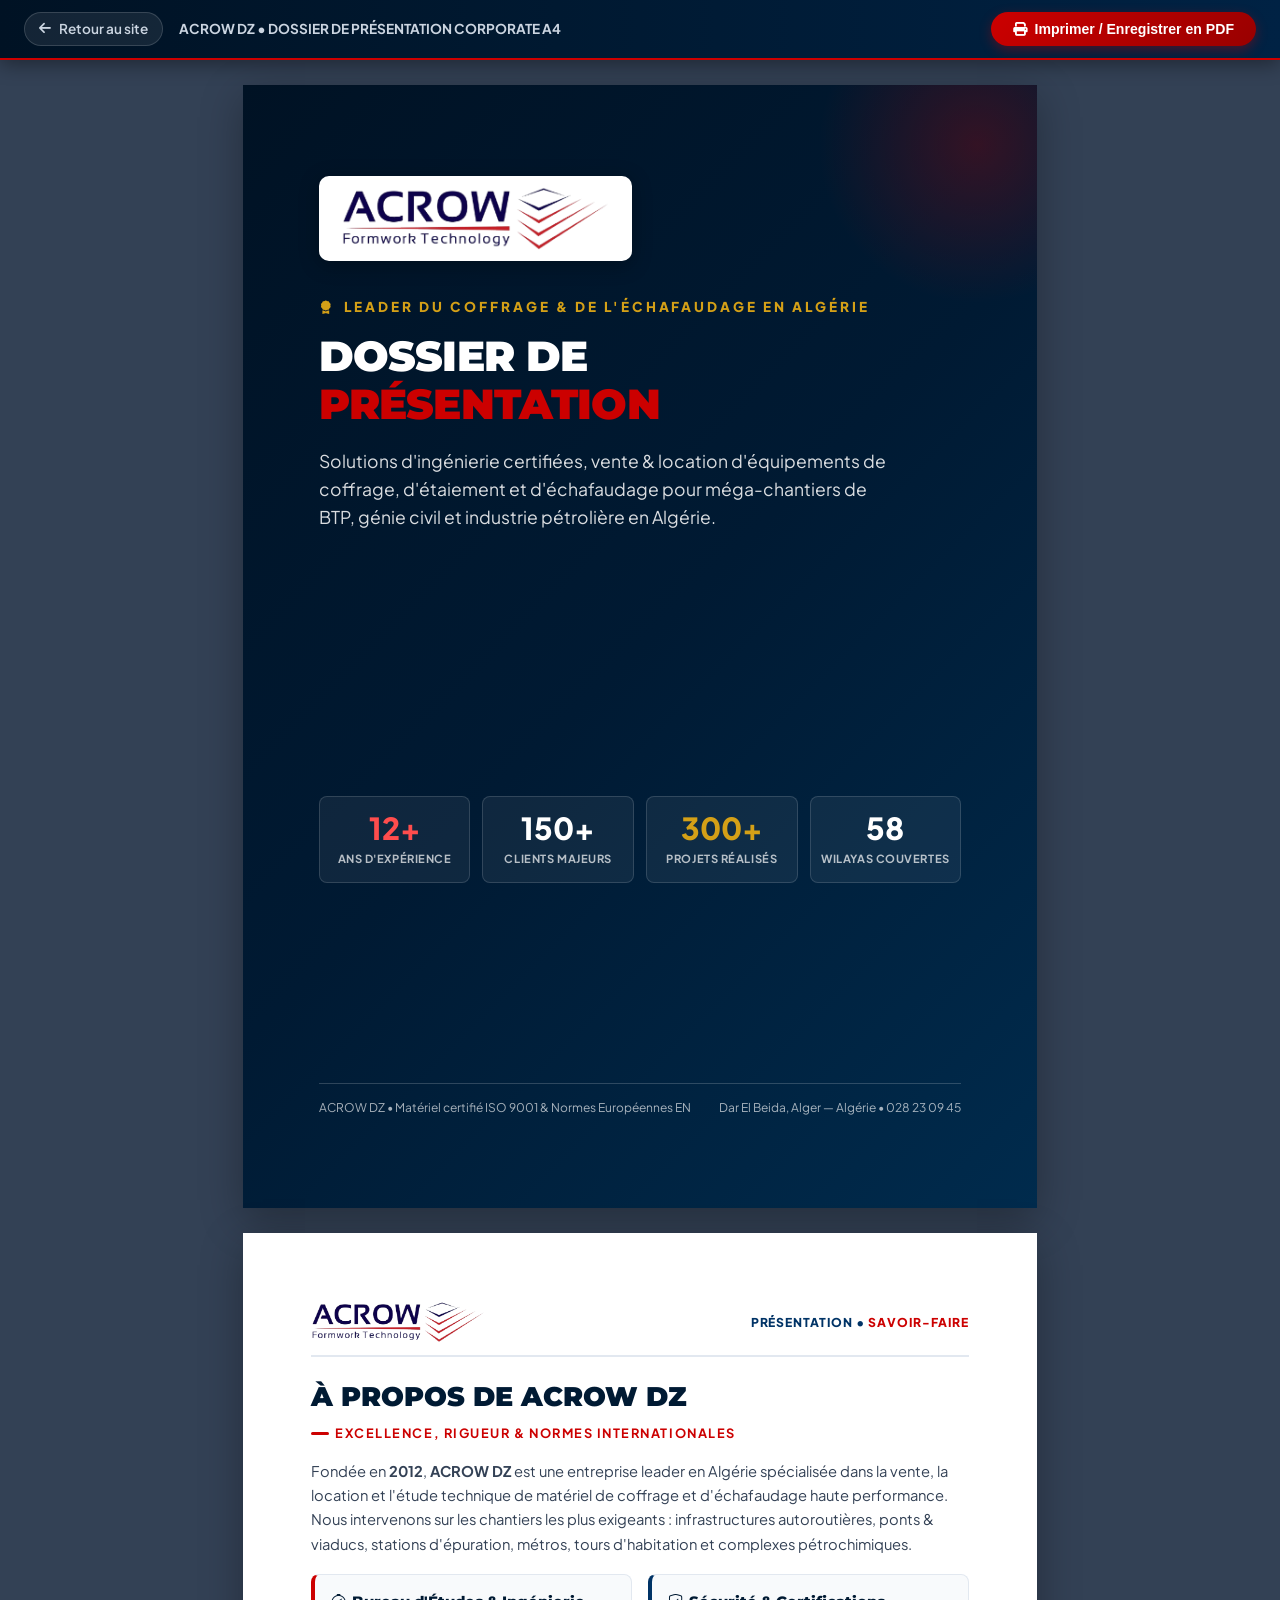
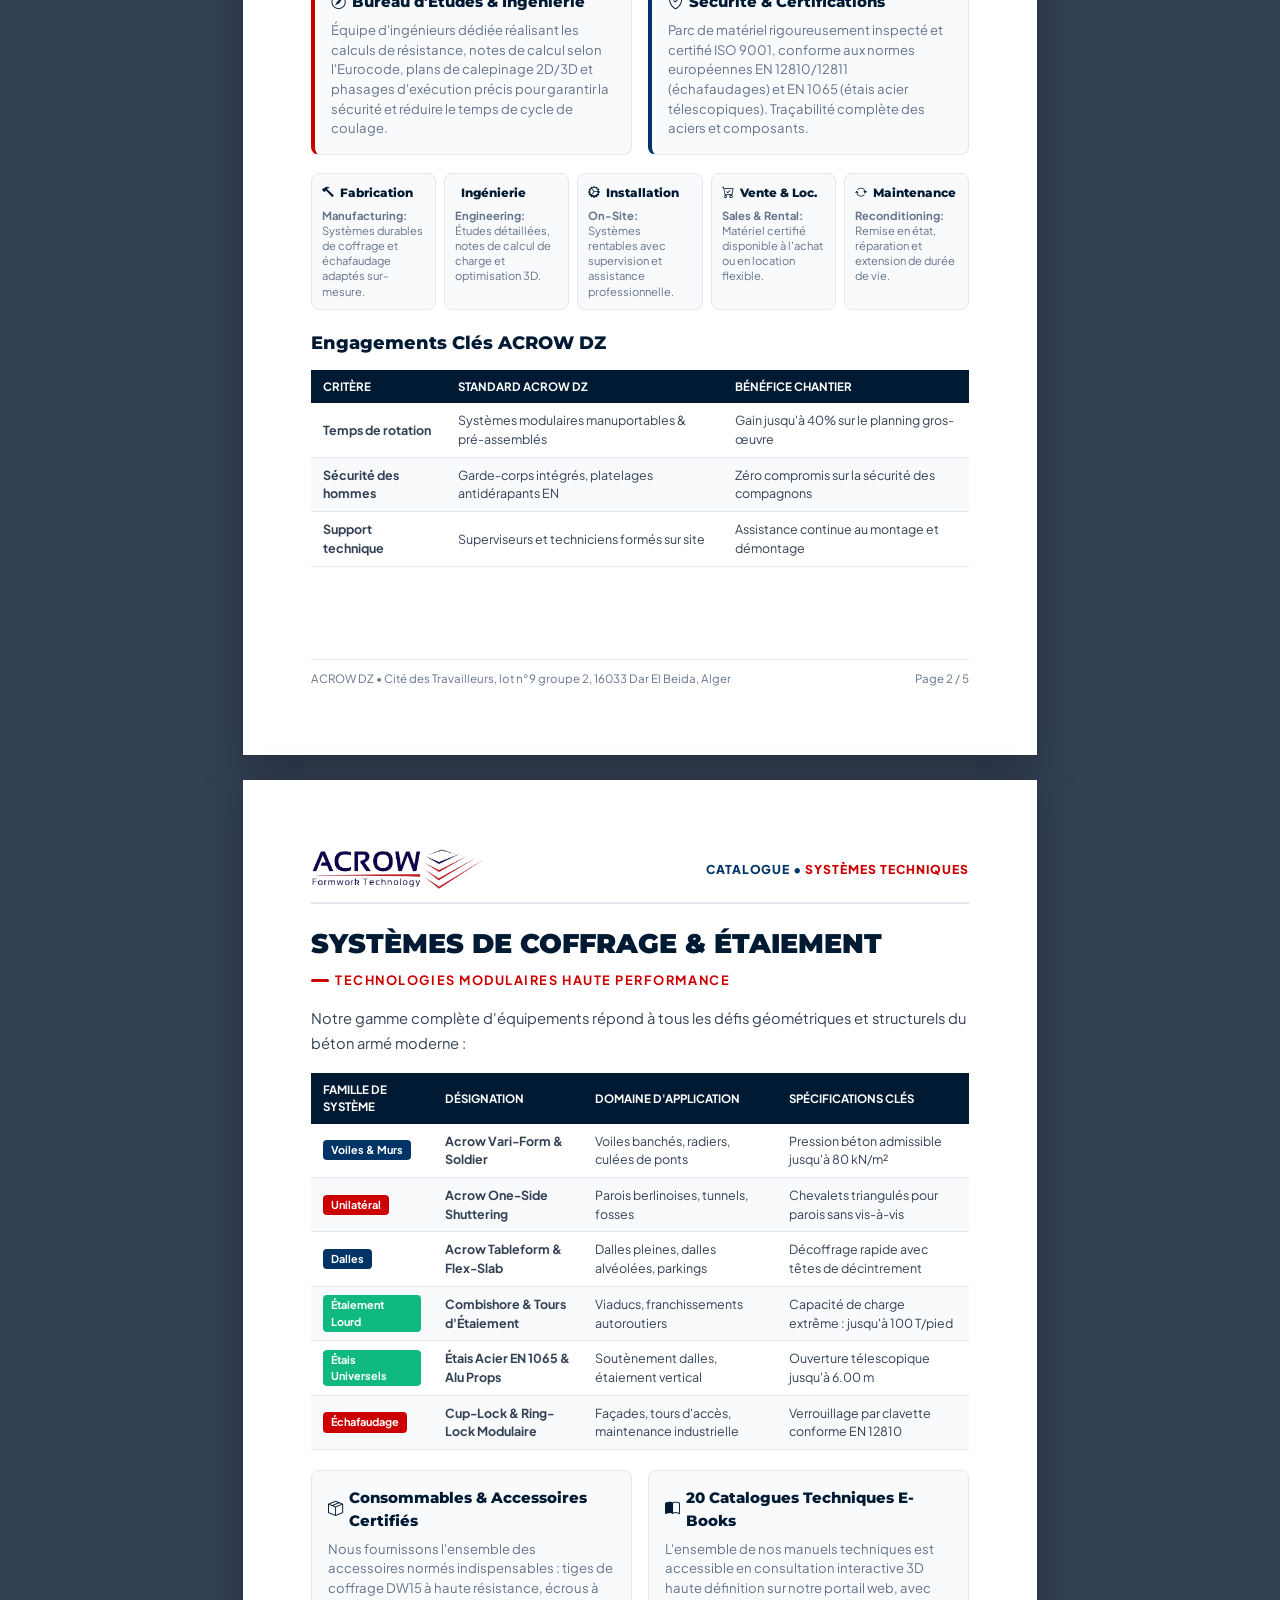
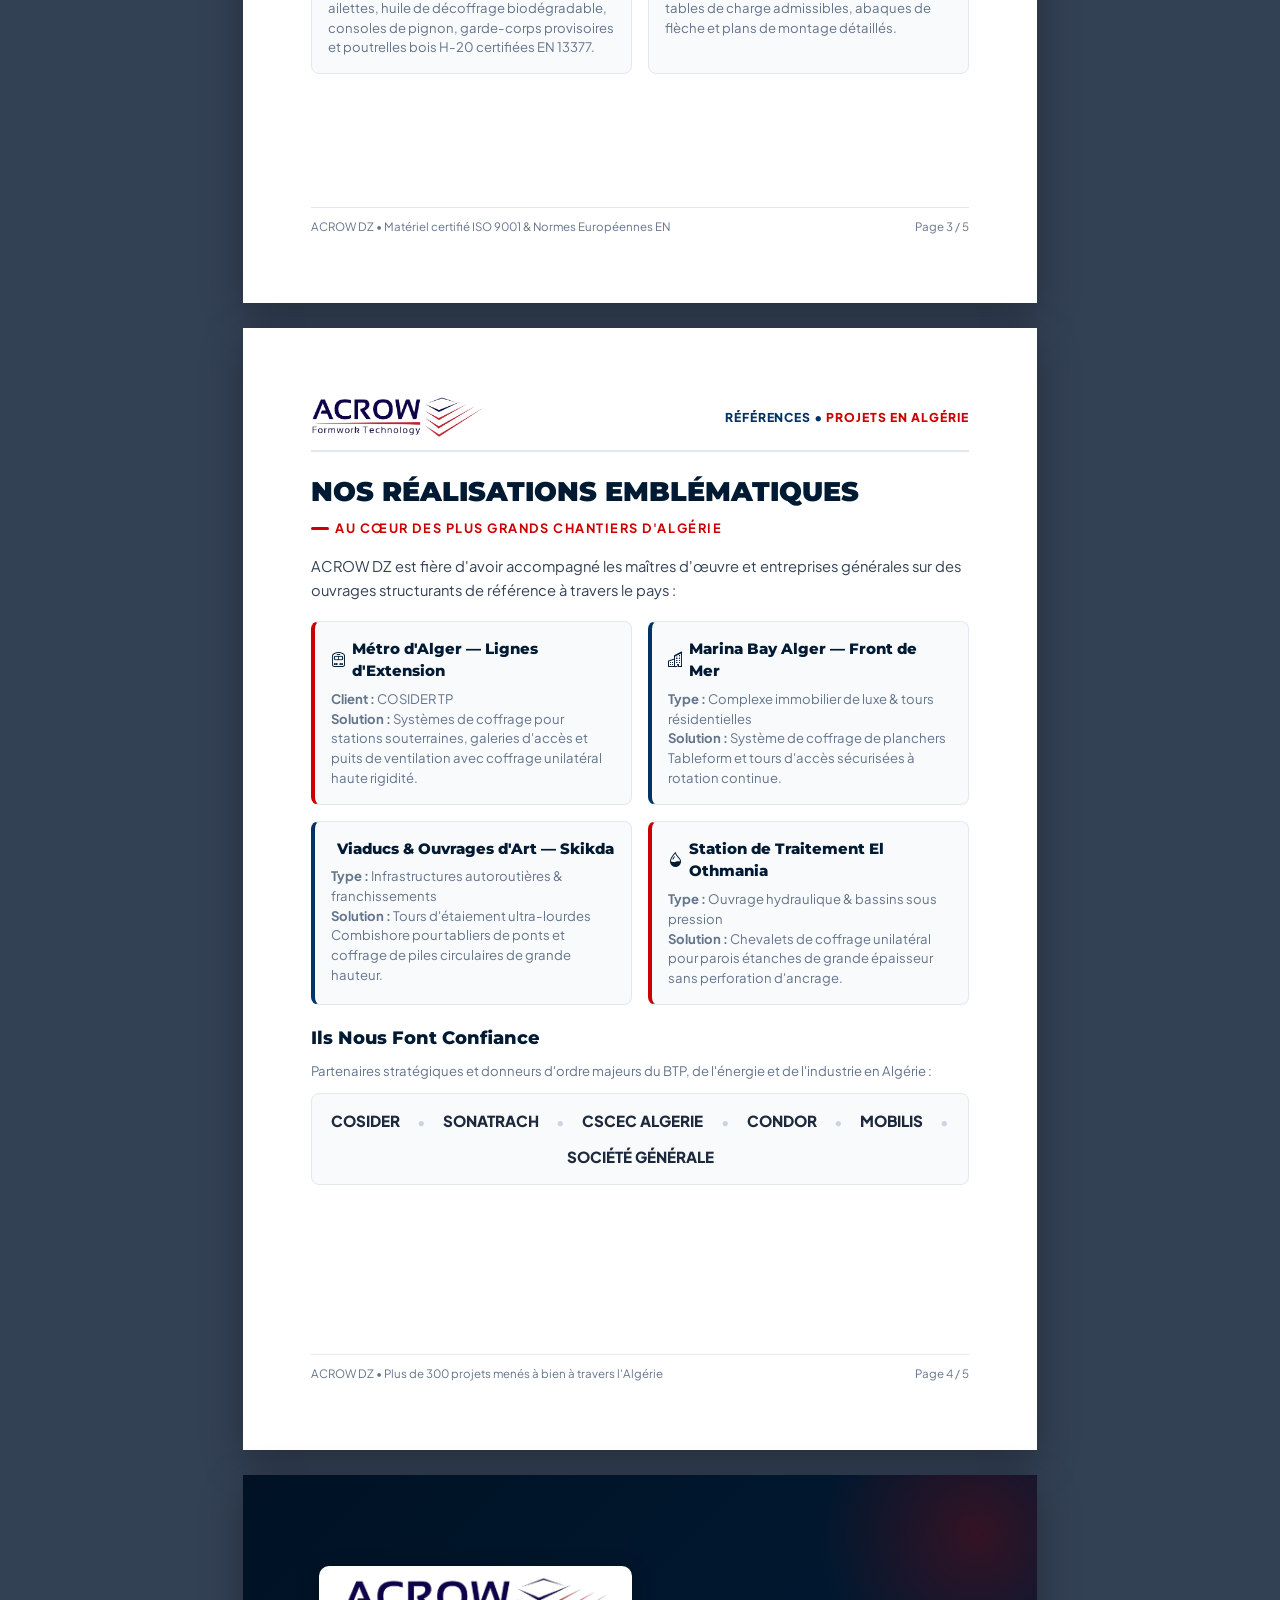
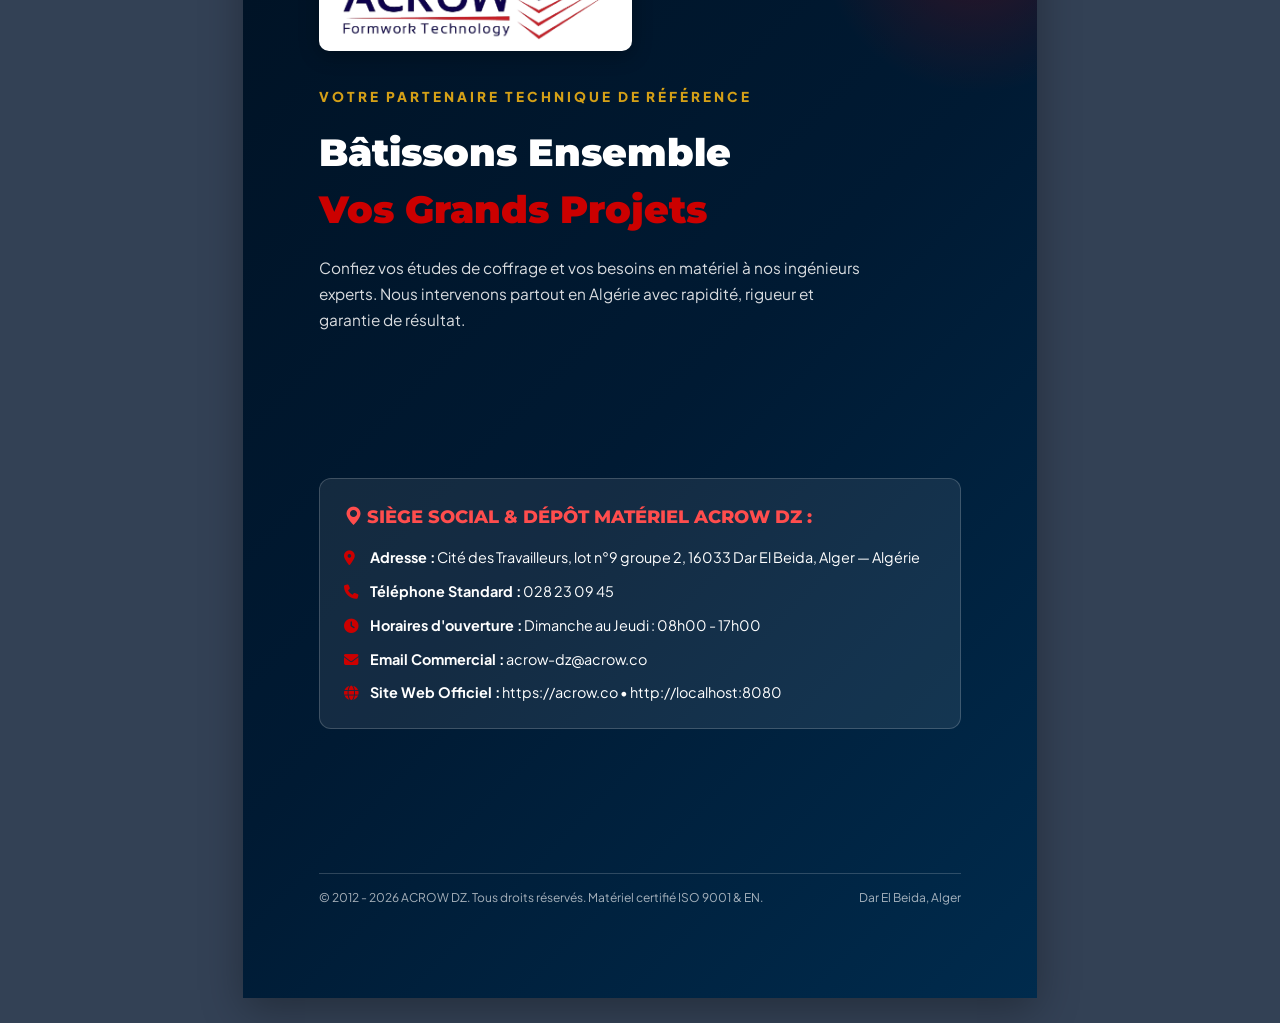
<file: print-profile.html>
<!DOCTYPE html>
<html lang="fr">
<head>
  <meta charset="UTF-8">
  <meta name="viewport" content="width=device-width, initial-scale=1.0">
  <title>ACROW DZ — Dossier de Présentation Officiel (PDF)</title>
  
  <!-- Favicon -->
  <link rel="icon" type="image/png" href="assets/images/logo.png">

  <!-- Fonts & Icons -->
  <link rel="preconnect" href="https://fonts.googleapis.com">
  <link rel="preconnect" href="https://fonts.gstatic.com" crossorigin>
  <link href="https://fonts.googleapis.com/css2?family=Montserrat:wght@400;500;600;700;800;900&family=Plus+Jakarta+Sans:wght@400;500;600;700;800&display=swap" rel="stylesheet">
  <link rel="stylesheet" href="https://cdnjs.cloudflare.com/ajax/libs/font-awesome/6.4.2/css/all.min.css">
  <link rel="stylesheet" href="https://cdn.jsdelivr.net/npm/bootstrap-icons@1.11.3/font/bootstrap-icons.css">

  <style>
    :root {
      --primary-blue: #003366;
      --primary-dark: #001a33;
      --primary-deep: #001224;
      --accent-red: #cc0000;
      --accent-red-hover: #990000;
      --accent-gold: #d4a017;
      --light-bg: #f8fafc;
      --border-color: #e2e8f0;
      --text-dark: #0f172a;
      --text-muted: #64748b;
    }

    * {
      box-sizing: border-box;
      margin: 0;
      padding: 0;
    }

    body {
      font-family: 'Plus Jakarta Sans', system-ui, -apple-system, sans-serif;
      background-color: #334155;
      color: var(--text-dark);
      line-height: 1.5;
      -webkit-print-color-adjust: exact !important;
      print-color-adjust: exact !important;
    }

    h1, h2, h3, h4, h5, .brand-font {
      font-family: 'Montserrat', sans-serif;
    }

    /* Print toolbar at top for browser view */
    .print-toolbar {
      position: sticky;
      top: 0;
      z-index: 9999;
      background: linear-gradient(90deg, #001224 0%, #001a33 50%, #002244 100%);
      color: #fff;
      padding: 12px 24px;
      display: flex;
      justify-content: space-between;
      align-items: center;
      box-shadow: 0 4px 20px rgba(0,0,0,0.4);
      border-bottom: 2px solid var(--accent-red);
    }

    .btn-print {
      background: linear-gradient(135deg, #cc0000, #990000);
      color: #fff;
      border: none;
      padding: 9px 22px;
      font-size: 0.88rem;
      font-weight: 700;
      border-radius: 50px;
      cursor: pointer;
      display: inline-flex;
      align-items: center;
      gap: 8px;
      transition: all 0.2s;
      box-shadow: 0 4px 12px rgba(204, 0, 0, 0.35);
    }

    .btn-print:hover {
      background: #b30000;
      transform: translateY(-1px);
    }

    .btn-back {
      color: #cbd5e1;
      text-decoration: none;
      font-size: 0.85rem;
      font-weight: 600;
      display: inline-flex;
      align-items: center;
      gap: 8px;
      padding: 6px 14px;
      border-radius: 50px;
      background: rgba(255,255,255,0.08);
      border: 1px solid rgba(255,255,255,0.15);
      transition: all 0.2s;
    }

    .btn-back:hover {
      color: #fff;
      background: rgba(255,255,255,0.15);
    }

    /* Standard A4 Sheet dimensions */
    .a4-page {
      width: 210mm;
      min-height: 297mm;
      margin: 25px auto;
      background: #fff;
      box-shadow: 0 12px 40px rgba(0,0,0,0.3);
      position: relative;
      display: flex;
      flex-direction: column;
      justify-content: space-between;
      padding: 18mm 18mm;
      page-break-after: always;
      overflow: hidden;
    }

    /* Header & Footer on A4 Pages */
    .page-header {
      display: flex;
      justify-content: space-between;
      align-items: center;
      border-bottom: 2px solid var(--border-color);
      padding-bottom: 12px;
      margin-bottom: 20px;
    }

    .page-header img {
      height: 42px;
      width: auto;
      object-fit: contain;
    }

    .page-doc-title {
      font-size: 0.76rem;
      font-weight: 800;
      text-transform: uppercase;
      color: var(--primary-blue);
      letter-spacing: 0.08em;
    }

    .page-doc-title span {
      color: var(--accent-red);
    }

    .page-footer {
      border-top: 1px solid var(--border-color);
      padding-top: 10px;
      margin-top: 20px;
      display: flex;
      justify-content: space-between;
      font-size: 0.72rem;
      color: var(--text-muted);
    }

    /* COVER PAGE */
    .cover-page {
      background: linear-gradient(135deg, #001224 0%, #001a33 50%, #002b4d 100%);
      color: #fff;
      padding: 24mm 20mm;
      position: relative;
      display: flex;
      flex-direction: column;
      justify-content: space-between;
    }

    .cover-page::before {
      content: '';
      position: absolute;
      top: -100px;
      right: -100px;
      width: 320px;
      height: 320px;
      border-radius: 50%;
      background: radial-gradient(circle, rgba(204, 0, 0, 0.25) 0%, transparent 70%);
      pointer-events: none;
    }

    .cover-top {
      position: relative;
      z-index: 2;
    }

    .cover-logo-wrapper {
      background: #ffffff;
      padding: 10px 22px;
      border-radius: 10px;
      display: inline-block;
      margin-bottom: 30px;
      box-shadow: 0 4px 20px rgba(0,0,0,0.3);
    }

    .cover-logo-wrapper img {
      height: 65px;
      width: auto;
      display: block;
    }

    .cover-tagline {
      font-size: 0.85rem;
      font-weight: 800;
      letter-spacing: 0.22em;
      text-transform: uppercase;
      color: var(--accent-gold);
      margin-bottom: 16px;
      display: flex;
      align-items: center;
      gap: 8px;
    }

    .cover-title {
      font-size: 2.6rem;
      font-weight: 900;
      line-height: 1.15;
      text-transform: uppercase;
      letter-spacing: -0.02em;
      margin-bottom: 18px;
    }

    .cover-title span {
      color: var(--accent-red);
    }

    .cover-subtitle {
      font-size: 1.1rem;
      color: rgba(255,255,255,0.85);
      line-height: 1.6;
      max-width: 90%;
      margin-bottom: 35px;
    }

    .cover-specs-grid {
      display: grid;
      grid-template-columns: repeat(4, 1fr);
      gap: 12px;
      position: relative;
      z-index: 2;
      margin-top: 30px;
    }

    .cover-spec-card {
      background: rgba(255,255,255,0.06);
      border: 1px solid rgba(255,255,255,0.14);
      padding: 16px 10px;
      border-radius: 8px;
      text-align: center;
    }

    .cover-spec-num {
      font-size: 1.9rem;
      font-weight: 900;
      color: #fff;
      line-height: 1;
      margin-bottom: 6px;
    }

    .cover-spec-num.red {
      color: #ff4d4d;
    }

    .cover-spec-num.gold {
      color: var(--accent-gold);
    }

    .cover-spec-lbl {
      font-size: 0.7rem;
      font-weight: 700;
      text-transform: uppercase;
      color: rgba(255,255,255,0.7);
      letter-spacing: 0.05em;
    }

    .cover-footer {
      position: relative;
      z-index: 2;
      border-top: 1px solid rgba(255,255,255,0.18);
      padding-top: 15px;
      display: flex;
      justify-content: space-between;
      font-size: 0.75rem;
      color: rgba(255,255,255,0.65);
    }

    /* INTERNAL PAGES TYPOGRAPHY & CARDS */
    .page-title {
      font-size: 1.7rem;
      font-weight: 900;
      text-transform: uppercase;
      color: var(--primary-dark);
      margin-bottom: 6px;
    }

    .page-subtitle {
      font-size: 0.8rem;
      font-weight: 700;
      text-transform: uppercase;
      letter-spacing: 0.12em;
      color: var(--accent-red);
      margin-bottom: 16px;
      display: flex;
      align-items: center;
      gap: 6px;
    }

    .page-subtitle::before {
      content: '';
      display: inline-block;
      width: 18px;
      height: 3px;
      background: var(--accent-red);
      border-radius: 2px;
    }

    .lead-text {
      font-size: 0.92rem;
      color: #334155;
      line-height: 1.65;
      margin-bottom: 18px;
    }

    .cards-2col {
      display: grid;
      grid-template-columns: 1fr 1fr;
      gap: 16px;
      margin-bottom: 18px;
    }

    .cards-3col {
      display: grid;
      grid-template-columns: repeat(3, 1fr);
      gap: 12px;
      margin-bottom: 18px;
    }

    .content-box {
      background: var(--light-bg);
      border: 1px solid var(--border-color);
      border-radius: 8px;
      padding: 16px;
    }

    .content-box.border-red {
      border-left: 4px solid var(--accent-red);
    }

    .content-box.border-blue {
      border-left: 4px solid var(--primary-blue);
    }

    .content-box h4 {
      font-size: 0.95rem;
      font-weight: 800;
      color: var(--primary-dark);
      margin-bottom: 6px;
      display: flex;
      align-items: center;
      gap: 6px;
    }

    .content-box p {
      font-size: 0.82rem;
      color: var(--text-muted);
      line-height: 1.5;
    }

    .table-custom {
      width: 100%;
      border-collapse: collapse;
      margin-top: 14px;
      font-size: 0.78rem;
    }

    .table-custom th {
      background: var(--primary-dark);
      color: #fff;
      text-align: left;
      padding: 8px 12px;
      font-weight: 700;
      text-transform: uppercase;
      font-size: 0.72rem;
    }

    .table-custom td {
      padding: 8px 12px;
      border-bottom: 1px solid var(--border-color);
      color: #334155;
    }

    .table-custom tr:nth-child(even) {
      background: #f8fafc;
    }

    .badge-pill {
      display: inline-block;
      font-size: 0.68rem;
      font-weight: 700;
      padding: 2px 8px;
      border-radius: 4px;
      background: var(--accent-red);
      color: #fff;
    }

    .badge-pill.blue {
      background: var(--primary-blue);
    }

    .badge-pill.green {
      background: #10b981;
    }

    /* Print media optimization */
    @media print {
      body {
        background: #fff;
      }
      .print-toolbar {
        display: none !important;
      }
      .a4-page {
        margin: 0;
        box-shadow: none;
        page-break-after: always;
        width: 100%;
        min-height: 100vh;
        padding: 15mm 15mm;
      }
    }
  </style>
</head>
<body>

  <!-- Top Toolbar for Browser Print Action -->
  <div class="print-toolbar">
    <div style="display:flex; align-items:center; gap:16px;">
      <a href="index.html" class="btn-back"><i class="fa-solid fa-arrow-left"></i> Retour au site</a>
      <span style="font-size:0.85rem; font-weight:700; color:#cbd5e1;">ACROW DZ &bull; DOSSIER DE PRÉSENTATION CORPORATE A4</span>
    </div>
    <button class="btn-print" onclick="window.print();">
      <i class="fa-solid fa-print"></i> Imprimer / Enregistrer en PDF
    </button>
  </div>

  <!-- ==========================================
       PAGE 1: COUVERTURE OFFICIELLE
       ========================================== -->
  <div class="a4-page cover-page">
    <div class="cover-top">
      <div class="cover-logo-wrapper">
        <img src="assets/images/logo.png" alt="ACROW DZ — Coffrage & Échafaudage">
      </div>
      <div class="cover-tagline">
        <i class="bi bi-award-fill"></i> Leader du coffrage &amp; de l'échafaudage en Algérie
      </div>
      <h1 class="cover-title">Dossier de<br><span>Présentation</span></h1>
      <p class="cover-subtitle">
        Solutions d'ingénierie certifiées, vente &amp; location d'équipements de coffrage, d'étaiement et d'échafaudage pour méga-chantiers de BTP, génie civil et industrie pétrolière en Algérie.
      </p>
    </div>

    <div>
      <div class="cover-specs-grid">
        <div class="cover-spec-card">
          <div class="cover-spec-num red">12+</div>
          <div class="cover-spec-lbl">Ans d'Expérience</div>
        </div>
        <div class="cover-spec-card">
          <div class="cover-spec-num">150+</div>
          <div class="cover-spec-lbl">Clients Majeurs</div>
        </div>
        <div class="cover-spec-card">
          <div class="cover-spec-num gold">300+</div>
          <div class="cover-spec-lbl">Projets Réalisés</div>
        </div>
        <div class="cover-spec-card">
          <div class="cover-spec-num">58</div>
          <div class="cover-spec-lbl">Wilayas Couvertes</div>
        </div>
      </div>
    </div>

    <div class="cover-footer">
      <div>ACROW DZ &bull; Matériel certifié ISO 9001 &amp; Normes Européennes EN</div>
      <div>Dar El Beida, Alger — Algérie &bull; 028 23 09 45</div>
    </div>
  </div>

  <!-- ==========================================
       PAGE 2: PRÉSENTATION & SAVOIR-FAIRE
       ========================================== -->
  <div class="a4-page">
    <div>
      <div class="page-header">
        <img src="assets/images/logo.png" alt="ACROW DZ">
        <div class="page-doc-title">Présentation &bull; <span>Savoir-Faire</span></div>
      </div>

      <h2 class="page-title">À propos de ACROW DZ</h2>
      <div class="page-subtitle">Excellence, Rigueur &amp; Normes Internationales</div>

      <p class="lead-text">
        Fondée en <strong>2012</strong>, <strong>ACROW DZ</strong> est une entreprise leader en Algérie spécialisée dans la vente, la location et l'étude technique de matériel de coffrage et d'échafaudage haute performance. Nous intervenons sur les chantiers les plus exigeants : infrastructures autoroutières, ponts &amp; viaducs, stations d'épuration, métros, tours d'habitation et complexes pétrochimiques.
      </p>

      <div class="cards-2col">
        <div class="content-box border-red">
          <h4><i class="bi bi-compass text-danger"></i> Bureau d'Études &amp; Ingénierie</h4>
          <p>
            Équipe d'ingénieurs dédiée réalisant les calculs de résistance, notes de calcul selon l'Eurocode, plans de calepinage 2D/3D et phasages d'exécution précis pour garantir la sécurité et réduire le temps de cycle de coulage.
          </p>
        </div>
        <div class="content-box border-blue">
          <h4><i class="bi bi-shield-check text-primary"></i> Sécurité &amp; Certifications</h4>
          <p>
            Parc de matériel rigoureusement inspecté et certifié ISO 9001, conforme aux normes européennes EN 12810/12811 (échafaudages) et EN 1065 (étais acier télescopiques). Traçabilité complète des aciers et composants.
          </p>
        </div>
      </div>

      <div style="display:grid; grid-template-columns:repeat(5, 1fr); gap:8px; margin-bottom:16px;">
        <div class="content-box" style="padding:10px;">
          <h4 style="font-size:0.75rem;"><i class="bi bi-hammer text-danger"></i> Fabrication</h4>
          <p style="font-size:0.7rem; line-height:1.35;"><strong>Manufacturing:</strong> Systèmes durables de coffrage et échafaudage adaptés sur-mesure.</p>
        </div>
        <div class="content-box" style="padding:10px;">
          <h4 style="font-size:0.75rem;"><i class="bi bi-pencil-ruler text-primary"></i> Ingénierie</h4>
          <p style="font-size:0.7rem; line-height:1.35;"><strong>Engineering:</strong> Études détaillées, notes de calcul de charge et optimisation 3D.</p>
        </div>
        <div class="content-box" style="padding:10px;">
          <h4 style="font-size:0.75rem;"><i class="bi bi-gear-wide-connected text-success"></i> Installation</h4>
          <p style="font-size:0.7rem; line-height:1.35;"><strong>On-Site:</strong> Systèmes rentables avec supervision et assistance professionnelle.</p>
        </div>
        <div class="content-box" style="padding:10px;">
          <h4 style="font-size:0.75rem;"><i class="bi bi-cart-check text-warning"></i> Vente &amp; Loc.</h4>
          <p style="font-size:0.7rem; line-height:1.35;"><strong>Sales &amp; Rental:</strong> Matériel certifié disponible à l'achat ou en location flexible.</p>
        </div>
        <div class="content-box" style="padding:10px;">
          <h4 style="font-size:0.75rem;"><i class="bi bi-arrow-repeat text-info"></i> Maintenance</h4>
          <p style="font-size:0.7rem; line-height:1.35;"><strong>Reconditioning:</strong> Remise en état, réparation et extension de durée de vie.</p>
        </div>
      </div>

      <h3 style="font-size:1.1rem; font-weight:800; color:var(--primary-dark); margin: 20px 0 10px;">Engagements Clés ACROW DZ</h3>
      <table class="table-custom">
        <thead>
          <tr>
            <th>Critère</th>
            <th>Standard ACROW DZ</th>
            <th>Bénéfice Chantier</th>
          </tr>
        </thead>
        <tbody>
          <tr>
            <td><strong>Temps de rotation</strong></td>
            <td>Systèmes modulaires manuportables &amp; pré-assemblés</td>
            <td>Gain jusqu'à 40% sur le planning gros-œuvre</td>
          </tr>
          <tr>
            <td><strong>Sécurité des hommes</strong></td>
            <td>Garde-corps intégrés, platelages antidérapants EN</td>
            <td>Zéro compromis sur la sécurité des compagnons</td>
          </tr>
          <tr>
            <td><strong>Support technique</strong></td>
            <td>Superviseurs et techniciens formés sur site</td>
            <td>Assistance continue au montage et démontage</td>
          </tr>
        </tbody>
      </table>
    </div>

    <div class="page-footer">
      <div>ACROW DZ &bull; Cité des Travailleurs, lot n°9 groupe 2, 16033 Dar El Beida, Alger</div>
      <div>Page 2 / 5</div>
    </div>
  </div>

  <!-- ==========================================
       PAGE 3: CATALOGUE DE SYSTÈMES PRINCIPAUX
       ========================================== -->
  <div class="a4-page">
    <div>
      <div class="page-header">
        <img src="assets/images/logo.png" alt="ACROW DZ">
        <div class="page-doc-title">Catalogue &bull; <span>Systèmes Techniques</span></div>
      </div>

      <h2 class="page-title">Systèmes de Coffrage &amp; Étaiement</h2>
      <div class="page-subtitle">Technologies Modulaires Haute Performance</div>

      <p class="lead-text">
        Notre gamme complète d'équipements répond à tous les défis géométriques et structurels du béton armé moderne :
      </p>

      <table class="table-custom" style="margin-bottom:20px;">
        <thead>
          <tr>
            <th>Famille de Système</th>
            <th>Désignation</th>
            <th>Domaine d'Application</th>
            <th>Spécifications Clés</th>
          </tr>
        </thead>
        <tbody>
          <tr>
            <td><span class="badge-pill blue">Voiles &amp; Murs</span></td>
            <td><strong>Acrow Vari-Form &amp; Soldier</strong></td>
            <td>Voiles banchés, radiers, culées de ponts</td>
            <td>Pression béton admissible jusqu'à 80 kN/m²</td>
          </tr>
          <tr>
            <td><span class="badge-pill">Unilatéral</span></td>
            <td><strong>Acrow One-Side Shuttering</strong></td>
            <td>Parois berlinoises, tunnels, fosses</td>
            <td>Chevalets triangulés pour parois sans vis-à-vis</td>
          </tr>
          <tr>
            <td><span class="badge-pill blue">Dalles</span></td>
            <td><strong>Acrow Tableform &amp; Flex-Slab</strong></td>
            <td>Dalles pleines, dalles alvéolées, parkings</td>
            <td>Décoffrage rapide avec têtes de décintrement</td>
          </tr>
          <tr>
            <td><span class="badge-pill green">Étaiement Lourd</span></td>
            <td><strong>Combishore &amp; Tours d'Étaiement</strong></td>
            <td>Viaducs, franchissements autoroutiers</td>
            <td>Capacité de charge extrême : jusqu'à 100 T/pied</td>
          </tr>
          <tr>
            <td><span class="badge-pill green">Étais Universels</span></td>
            <td><strong>Étais Acier EN 1065 &amp; Alu Props</strong></td>
            <td>Soutènement dalles, étaiement vertical</td>
            <td>Ouverture télescopique jusqu'à 6.00 m</td>
          </tr>
          <tr>
            <td><span class="badge-pill">Échafaudage</span></td>
            <td><strong>Cup-Lock &amp; Ring-Lock Modulaire</strong></td>
            <td>Façades, tours d'accès, maintenance industrielle</td>
            <td>Verrouillage par clavette conforme EN 12810</td>
          </tr>
        </tbody>
      </table>

      <div class="cards-2col" style="margin-top:20px;">
        <div class="content-box">
          <h4><i class="bi bi-box-seam text-danger"></i> Consommables &amp; Accessoires Certifiés</h4>
          <p>
            Nous fournissons l'ensemble des accessoires normés indispensables : tiges de coffrage DW15 à haute résistance, écrous à ailettes, huile de décoffrage biodégradable, consoles de pignon, garde-corps provisoires et poutrelles bois H-20 certifiées EN 13377.
          </p>
        </div>
        <div class="content-box">
          <h4><i class="bi bi-book-half text-primary"></i> 20 Catalogues Techniques E-Books</h4>
          <p>
            L'ensemble de nos manuels techniques est accessible en consultation interactive 3D haute définition sur notre portail web, avec tables de charge admissibles, abaques de flèche et plans de montage détaillés.
          </p>
        </div>
      </div>
    </div>

    <div class="page-footer">
      <div>ACROW DZ &bull; Matériel certifié ISO 9001 &amp; Normes Européennes EN</div>
      <div>Page 3 / 5</div>
    </div>
  </div>

  <!-- ==========================================
       PAGE 4: RÉFÉRENCES MAJEURES & CLIENTS
       ========================================== -->
  <div class="a4-page">
    <div>
      <div class="page-header">
        <img src="assets/images/logo.png" alt="ACROW DZ">
        <div class="page-doc-title">Références &bull; <span>Projets en Algérie</span></div>
      </div>

      <h2 class="page-title">Nos Réalisations Emblématiques</h2>
      <div class="page-subtitle">Au Cœur des Plus Grands Chantiers d'Algérie</div>

      <p class="lead-text">
        ACROW DZ est fière d'avoir accompagné les maîtres d'œuvre et entreprises générales sur des ouvrages structurants de référence à travers le pays :
      </p>

      <div class="cards-2col">
        <div class="content-box border-red">
          <h4><i class="bi bi-train-front text-danger"></i> Métro d'Alger — Lignes d'Extension</h4>
          <p>
            <strong>Client :</strong> COSIDER TP<br>
            <strong>Solution :</strong> Systèmes de coffrage pour stations souterraines, galeries d'accès et puits de ventilation avec coffrage unilatéral haute rigidité.
          </p>
        </div>

        <div class="content-box border-blue">
          <h4><i class="bi bi-buildings text-primary"></i> Marina Bay Alger — Front de Mer</h4>
          <p>
            <strong>Type :</strong> Complexe immobilier de luxe &amp; tours résidentielles<br>
            <strong>Solution :</strong> Système de coffrage de planchers Tableform et tours d'accès sécurisées à rotation continue.
          </p>
        </div>

        <div class="content-box border-blue">
          <h4><i class="bi bi-bridge text-primary"></i> Viaducs &amp; Ouvrages d'Art — Skikda</h4>
          <p>
            <strong>Type :</strong> Infrastructures autoroutières &amp; franchissements<br>
            <strong>Solution :</strong> Tours d'étaiement ultra-lourdes Combishore pour tabliers de ponts et coffrage de piles circulaires de grande hauteur.
          </p>
        </div>

        <div class="content-box border-red">
          <h4><i class="bi bi-droplet-half text-danger"></i> Station de Traitement El Othmania</h4>
          <p>
            <strong>Type :</strong> Ouvrage hydraulique &amp; bassins sous pression<br>
            <strong>Solution :</strong> Chevalets de coffrage unilatéral pour parois étanches de grande épaisseur sans perforation d'ancrage.
          </p>
        </div>
      </div>

      <h3 style="font-size:1.1rem; font-weight:800; color:var(--primary-dark); margin: 20px 0 10px;">Ils Nous Font Confiance</h3>
      <p style="font-size:0.82rem; color:var(--text-muted); margin-bottom:12px;">
        Partenaires stratégiques et donneurs d'ordre majeurs du BTP, de l'énergie et de l'industrie en Algérie :
      </p>

      <div style="background:var(--light-bg); border:1px solid var(--border-color); border-radius:8px; padding:16px; display:flex; flex-wrap:wrap; gap:12px; justify-content:space-around; align-items:center;">
        <span style="font-weight:800; font-size:0.95rem; color:#1e293b;">COSIDER</span>
        <span style="color:#cbd5e1;">&bull;</span>
        <span style="font-weight:800; font-size:0.95rem; color:#1e293b;">SONATRACH</span>
        <span style="color:#cbd5e1;">&bull;</span>
        <span style="font-weight:800; font-size:0.95rem; color:#1e293b;">CSCEC ALGERIE</span>
        <span style="color:#cbd5e1;">&bull;</span>
        <span style="font-weight:800; font-size:0.95rem; color:#1e293b;">CONDOR</span>
        <span style="color:#cbd5e1;">&bull;</span>
        <span style="font-weight:800; font-size:0.95rem; color:#1e293b;">MOBILIS</span>
        <span style="color:#cbd5e1;">&bull;</span>
        <span style="font-weight:800; font-size:0.95rem; color:#1e293b;">SOCIÉTÉ GÉNÉRALE</span>
      </div>
    </div>

    <div class="page-footer">
      <div>ACROW DZ &bull; Plus de 300 projets menés à bien à travers l'Algérie</div>
      <div>Page 4 / 5</div>
    </div>
  </div>

  <!-- ==========================================
       PAGE 5: CONTACT & COORDONNÉES DAR EL BEIDA
       ========================================== -->
  <div class="a4-page cover-page" style="justify-content:space-between;">
    <div>
      <div class="cover-logo-wrapper">
        <img src="assets/images/logo.png" alt="ACROW DZ">
      </div>
      <div class="cover-tagline">VOTRE PARTENAIRE TECHNIQUE DE RÉFÉRENCE</div>
      <h2 style="font-size:2.4rem; font-weight:900; margin-bottom:16px;">Bâtissons Ensemble<br><span style="color:var(--accent-red);">Vos Grands Projets</span></h2>
      <p style="font-size:0.96rem; color:rgba(255,255,255,0.85); line-height:1.7; max-width:85%;">
        Confiez vos études de coffrage et vos besoins en matériel à nos ingénieurs experts. Nous intervenons partout en Algérie avec rapidité, rigueur et garantie de résultat.
      </p>
    </div>

    <div style="background:rgba(255,255,255,0.08); padding:24px; border-radius:12px; border:1px solid rgba(255,255,255,0.18);">
      <h4 style="color:#ff4d4d; font-size:1.15rem; font-weight:800; text-transform:uppercase; margin-bottom:16px;">
        <i class="bi bi-geo-alt-fill me-2"></i> Siège Social &amp; Dépôt Matériel ACROW DZ :
      </h4>

      <p style="font-size:0.9rem; color:#fff; margin-bottom:12px; line-height:1.6;">
        <i class="fa-solid fa-location-dot" style="color:var(--accent-red); width:24px;"></i>
        <strong>Adresse :</strong> Cité des Travailleurs, lot n°9 groupe 2, 16033 Dar El Beida, Alger — Algérie
      </p>

      <p style="font-size:0.9rem; color:#fff; margin-bottom:12px;">
        <i class="fa-solid fa-phone" style="color:var(--accent-red); width:24px;"></i>
        <strong>Téléphone Standard :</strong> 028 23 09 45
      </p>

      <p style="font-size:0.9rem; color:#fff; margin-bottom:12px;">
        <i class="fa-solid fa-clock" style="color:var(--accent-red); width:24px;"></i>
        <strong>Horaires d'ouverture :</strong> Dimanche au Jeudi : 08h00 - 17h00
      </p>

      <p style="font-size:0.9rem; color:#fff; margin-bottom:12px;">
        <i class="fa-solid fa-envelope" style="color:var(--accent-red); width:24px;"></i>
        <strong>Email Commercial :</strong> acrow-dz@acrow.co
      </p>

      <p style="font-size:0.9rem; color:#fff;">
        <i class="fa-solid fa-globe" style="color:var(--accent-red); width:24px;"></i>
        <strong>Site Web Officiel :</strong> https://acrow.co &bull; http://localhost:8080
      </p>
    </div>

    <div class="cover-footer">
      <div>&copy; 2012 - 2026 ACROW DZ. Tous droits réservés. Matériel certifié ISO 9001 &amp; EN.</div>
      <div>Dar El Beida, Alger</div>
    </div>
  </div>

</body>
</html>
</file>
